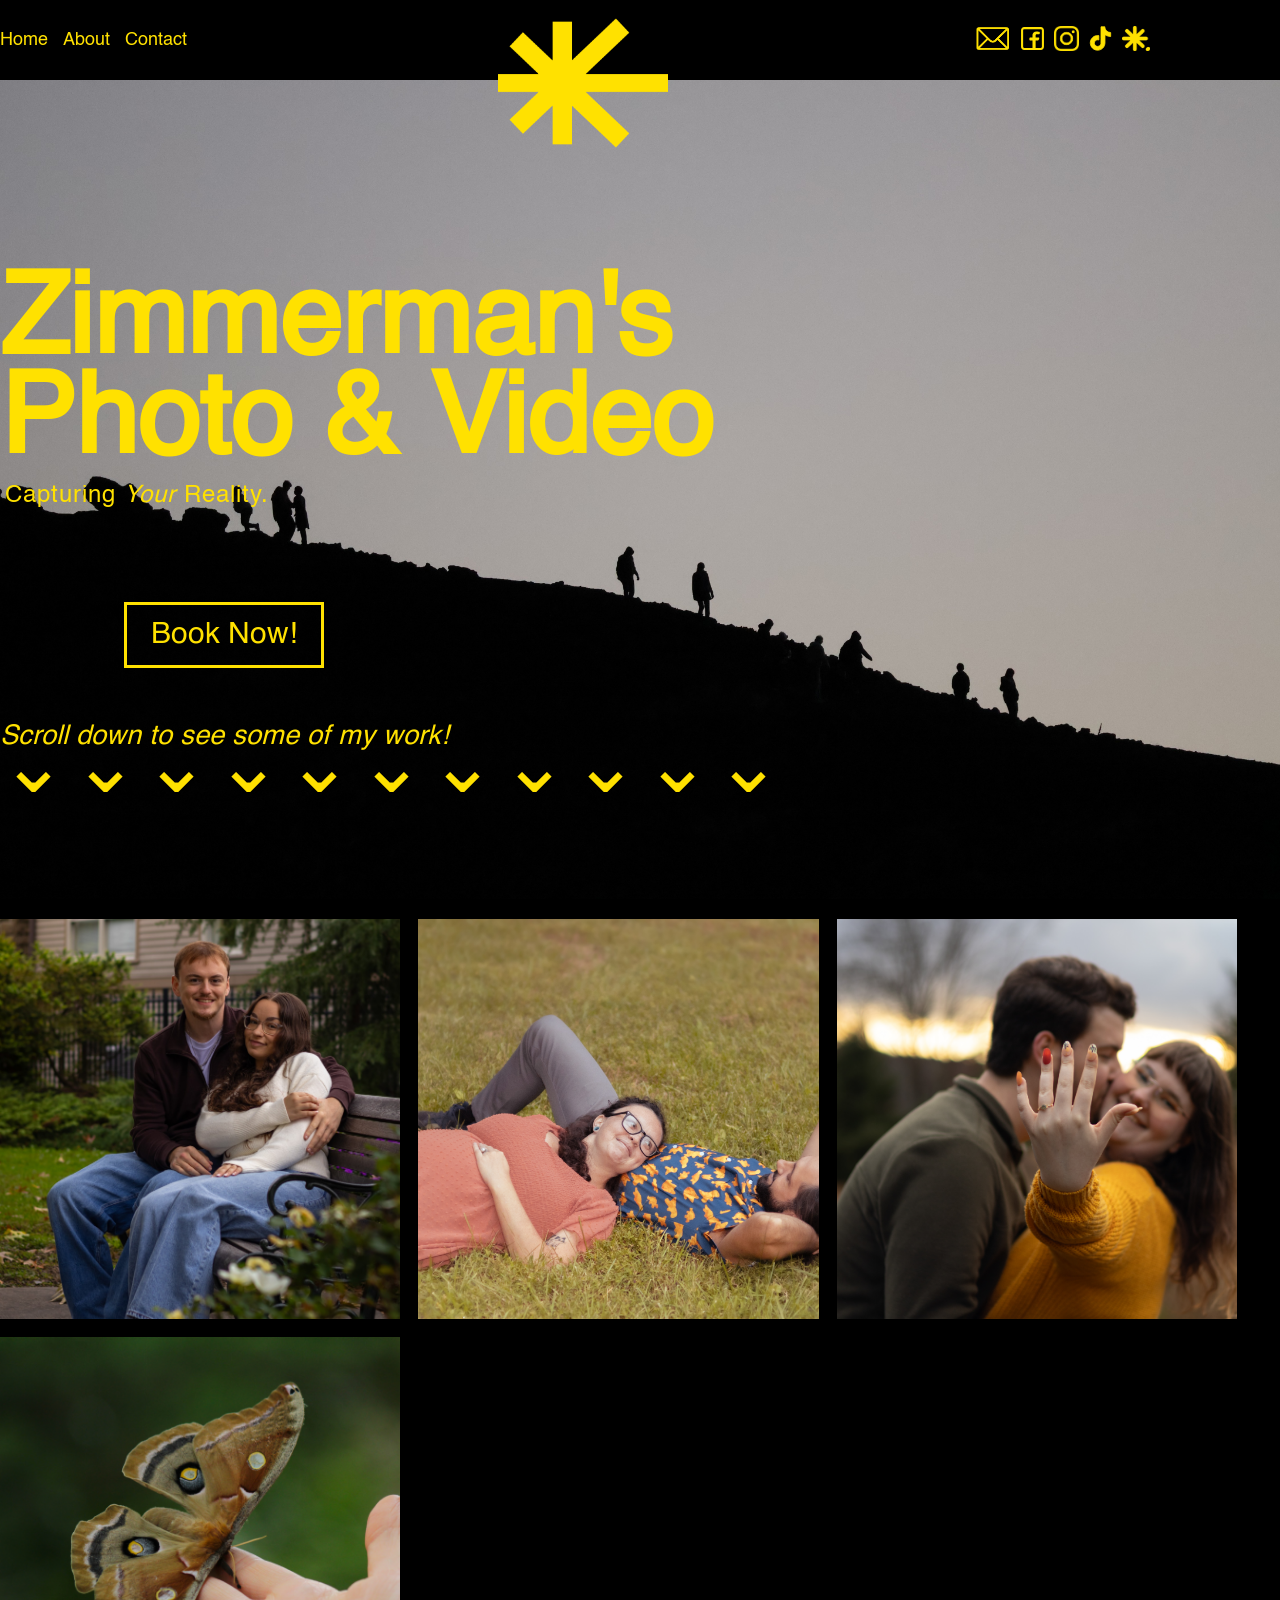
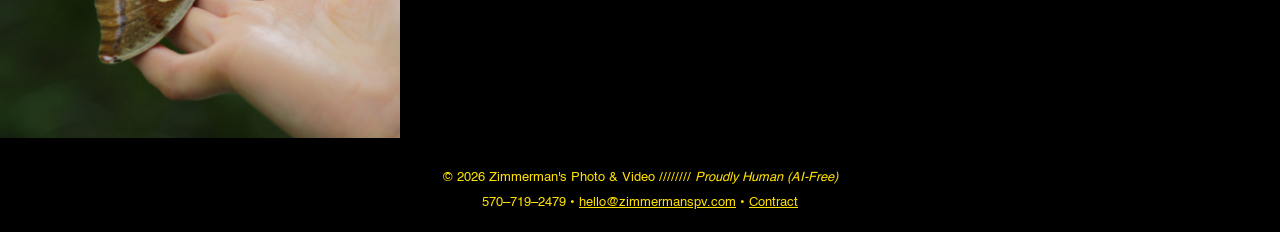
<file: index.html>
<!DOCTYPE html>
<html lang="en">
    <head>
        <meta charset="UTF-8" />
        <title>Zimmerman's Photo &amp; Video</title>
        <link rel="stylesheet" href="styles.css" />
        <link rel="icon" type="image/x-icon" href="favicon.ico">
        <meta name="viewport" content="width=device-width, initial-scale=1.0">
        
        <script src="script.js"></script>

        <script>

            // Source - https://stackoverflow.com/a/67286780
            // Posted by connexo, modified by community. See post 'Timeline' for change history
            // Retrieved 2026-09-23, License - CC BY-SA 4.0
//
//            var r = document.querySelector(':root');
//            var rs = getComputedStyle(r);
//
//            if (window.projectNamespace.colors.state) {
//                r.style.setProperty('--primary-bg-color', 'black');
//                r.style.setProperty('--primary-color', '#ffe100');
//                document.getElementById("email").src="socials/mail.png";
//                document.getElementById("insta").src="socials/insta.png";
//                document.getElementById("personal").src="socials/website-logo.png";
//                document.getElementById("logo").src="logo.png";
//
//                // Source - https://stackoverflow.com/a/1358815
//                  Posted by Gregoire, modified by community. See post 'Timeline' for change history
//                  Retrieved 2026-09-23, License - CC BY-SA 4.0

//                document.getElementById("light-dark").textContent="Light Mode";
//                } else {
//                r.style.setProperty('--primary-bg-color', '#ffe100');
//                r.style.setProperty('--primary-color', 'black');
//                document.getElementById("email").src="socials/mail-b.png";
//                document.getElementById("insta").src="socials/insta-b.png";
//                document.getElementById("personal").src="socials/website-logo-b.png";
//                document.getElementById("logo").src="logo-b.png";
//                document.getElementById("light-dark").textContent="Dark Mode";
//            }

        var images = [
            "images/lydia/12.jpg",
            "images/2.jpg",
            "images/fun/7.jpg",
            "images/fun/2.jpg",
            "images/darian/1.jpg"
        ];

        function loadRandomImage() {
            document.getElementsByClassName("masthead-main")[0].style.backgroundImage = "url(" + images[Math.floor(Math.random() * images.length)] + ")";
        }

        window.onload = loadRandomImage;

        </script>

    </head>
    <body oncontextmenu="return false;">
        
        
        <header style="height: 100%;">
            
            <nav>
                <a href="index.html">Home</a>
                <a href="about.html">About</a>
                <a href="contact.html">Contact</a>
                
                <a class="header-logo" href="index.html">
                    <img class="logo" id="logo" src="logo.png">
                </a>
                
                <div class="nav-socials">
                    <a href="mailto:hello@zimmermanspv.com" target="_blank">
                        <img src="socials/mail.png" height="25" style="transform: scale(1.3); padding-right:5px;">
                    </a>


                    <a href="https://www.facebook.com/zimmermans.pv" target="_blank">
                        <img src="socials/facebook.svg" height="25">
                    </a>

                    <a href="https://instagram.com/zimmermans.pv/" target="_blank">
                        <img src="socials/insta.png" height="25">
                    </a>
                
                    <a href="https://tiktok.com/@zimmermans.pv" target="_blank">
                        <img src="socials/tiktok.svg" height="25px">
                    </a>
                
                    <a href="https://jacobz.xyz/" target="_blank">
                        <img src="socials/website-logo.png" height="25px">
                    </a>
                </div>
            </nav>
        
            <div class="masthead-main">
                <div class="masthead-title-desc">
                    <h1 class="masthead-title">Zimmerman's<br>Photo &amp; Video</h1>
                    <h2 class="masthead-tagline">Capturing <em>Your</em> Reality.</h2>
                    <form type="submit" action="contact.html" style="opacity:1 !important;">
                        <input class="masthead-button" type="submit" value="Book Now!" />
                    </form>
                    <h2 class="masthead-desc-scroll">Scroll down to see some of my work&#33;</h2>
                    <a class="masthead-scroll" href="#content-start">⌄⌄⌄⌄⌄⌄⌄⌄⌄⌄⌄</a>
            
            
            
                </div>
            </div>
            
        </header>
        
        <div id="content-start" class="pages">

            <div class="page">
                <div class="pages-page-hover">
                    <a href="lydia.html">
                        <img class="img" src="images/lydia/16.jpg">
                    </a>
                    <a href="lydia.html">
                        <h1 class="img-hover">Lydia &amp; Joey's Couple Photos</h1>
                        <h2 class="img-hover">2026</h2>
                    </a>
                </div>
            </div>

            <div class="page">
                <div class="pages-page-hover">
                    <a href="darian.html">
                        <img class="img" src="images/darian/11.jpg">
                    </a>
                    <a href="darian.html">
                        <h1 class="img-hover">Darian's Maternity</h1>
                        <h2 class="img-hover">2026</h2>
                    </a>
                </div>
            </div>

            <div class="page">
                <div class="pages-page-hover">
                    <a href="ethan-savanah.html">
                        <img class="img" src="images/_MG_8278.JPEG">
                    </a>
                    <a href="ethan-savanah.html">
                        <h1 class="img-hover">Ethan &amp; Savanah's Engagement</h1>
                        <h2 class="img-hover">2025</h2>
                    </a>
                </div>
            </div>

            <div class="page">
                <div class="pages-page-hover">
                    <a href="fun.html">
                        <img class="img" src="images/IMG_0894.JPEG">
                    </a>
                    <a class="pages-page-hover-a" href="fun.html">
                        <h1 class="img-hover">Just For Fun</h1>
                        <h2 class="img-hover">Check them out!</h2>
                    </a>
                </div>
            </div>
            <!--
            <div class="page page-end">
                <h1 class="img-hover" style="opacity:1 !important;">More Coming Soon!</h1>
                <form type="submit" action="mailto:hello@zimmermanspv.com" style="opacity:1 !important;">
                    <input class="button" type="submit" value="Book Now!" />
                </form>
            </div>
            -->
            
        
        
        
        </div>
        
        <footer>
            <p>© 2026 Zimmerman's Photo &amp; Video //////// <em>Proudly Human (AI-Free)</em>
                <!--\\\\\\\\\\\\\ <a id="light-dark" onclick="myFunction_set()">Light Mode</a>-->
            </p>
            <p>570–719–2479 • <a href="mailto:hello@zimmermanspv.com">hello@zimmermanspv.com</a> • <a href="contract.pdf" target="_blank">Contract</a></p>
        </footer>
    
    
    
    
    
    
    

    </body>
</html>
</file>
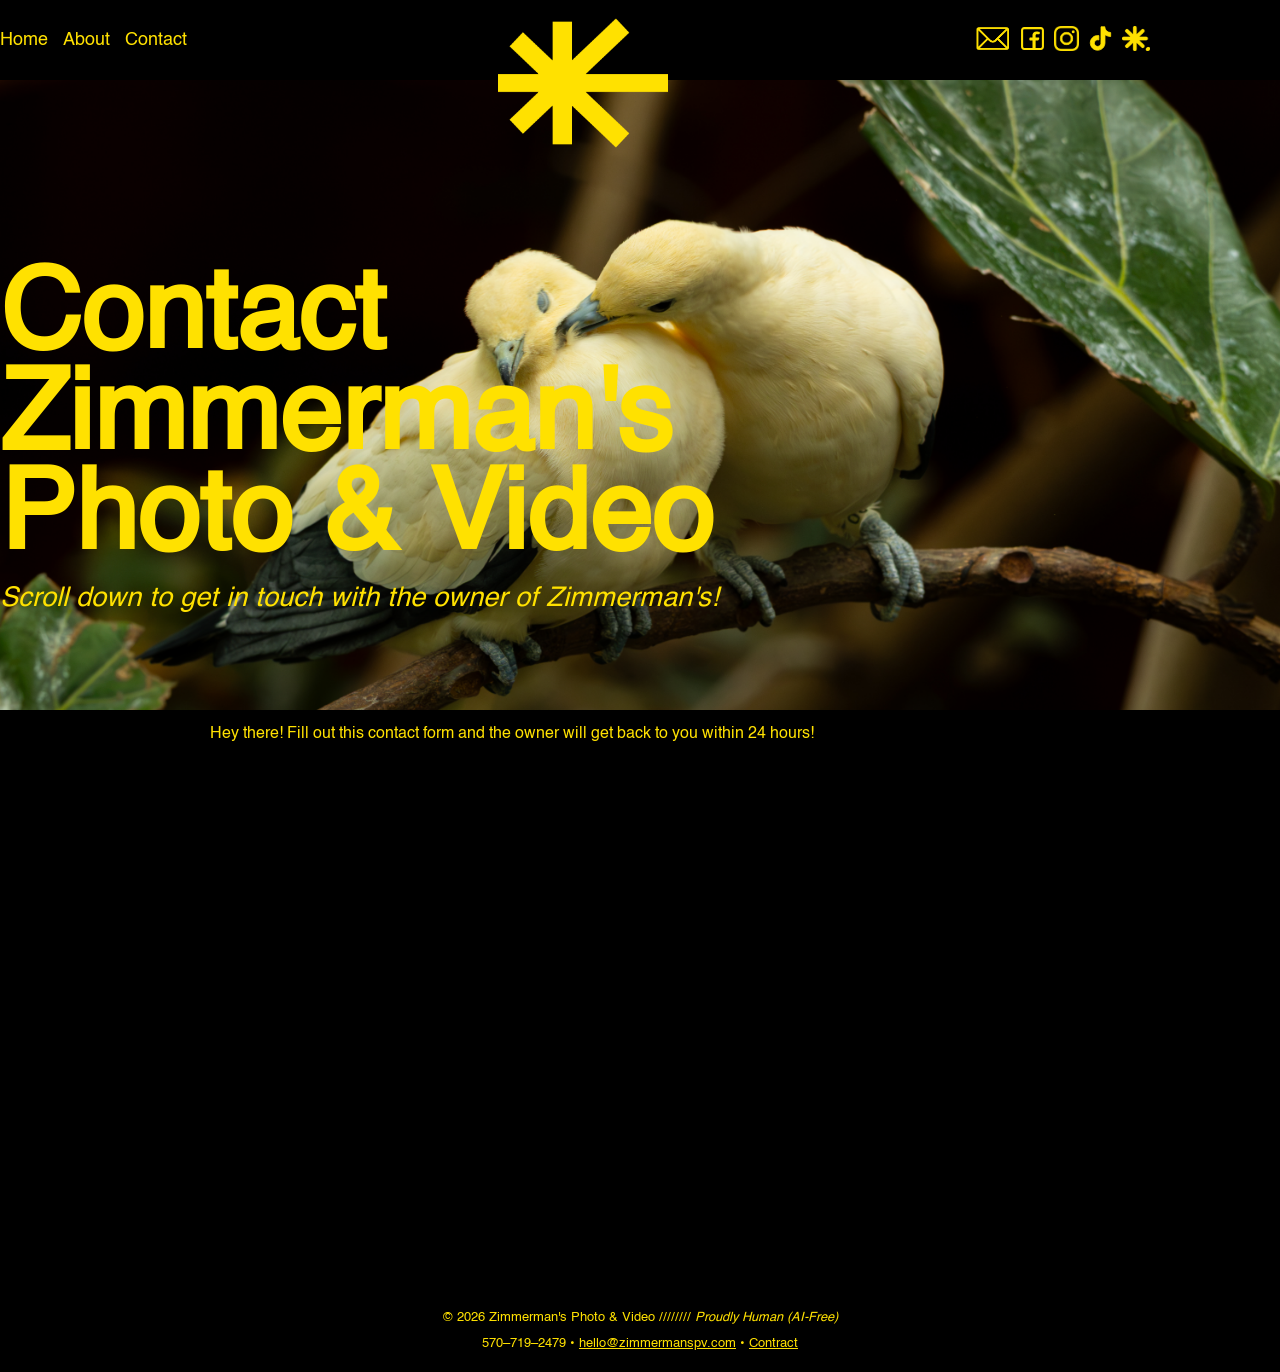
<file: contact.html>
<!DOCTYPE html>
<html lang="en">
    <head>
        <meta charset="UTF-8" />
        <title>Zimmerman's Photo &amp; Video | About</title>
        <link rel="stylesheet" href="styles.css" />
        <link rel="icon" type="image/x-icon" href="favicon.ico">
        <meta name="viewport" content="width=device-width, initial-scale=1.0">

        <script src="script.js"></script>

        <script>

            // Source - https://stackoverflow.com/a/67286780
            // Posted by connexo, modified by community. See post 'Timeline' for change history
            // Retrieved 2026-09-23, License - CC BY-SA 4.0
//
//            var r = document.querySelector(':root');
//            var rs = getComputedStyle(r);
//
//            if (window.projectNamespace.colors.state) {
//                r.style.setProperty('--primary-bg-color', 'black');
//                r.style.setProperty('--primary-color', '#ffe100');
//                document.getElementById("email").src="socials/mail.png";
//                document.getElementById("insta").src="socials/insta.png";
//                document.getElementById("personal").src="socials/website-logo.png";
//                document.getElementById("logo").src="logo.png";
//                document.getElementById("light-dark").textContent="Light Mode";
//                } else {
//                r.style.setProperty('--primary-bg-color', '#ffe100');
//                r.style.setProperty('--primary-color', 'black');
//                document.getElementById("email").src="socials/mail-b.png";
//                document.getElementById("insta").src="socials/insta-b.png";
//                document.getElementById("personal").src="socials/website-logo-b.png";
//                document.getElementById("logo").src="logo-b.png";
//                document.getElementById("light-dark").textContent="Dark Mode";
//            }

        </script>

    </head>
    <body oncontextmenu="return false;">


        <header style="height: 100%;">

            <nav>
                <a href="index.html">Home</a>
                <a href="about.html">About</a>
                <a href="contact.html">Contact</a>

                <a class="header-logo" href="index.html">
                    <img class="logo" id="logo" src="logo.png">
                </a>

                <div class="nav-socials">
                    <a href="mailto:hello@zimmermanspv.com" target="_blank">
                        <img src="socials/mail.png" height="25" style="transform: scale(1.3); padding-right:5px;">
                    </a>


                    <a href="https://www.facebook.com/zimmermans.pv" target="_blank">
                        <img src="socials/facebook.svg" height="25">
                    </a>

                    <a href="https://instagram.com/zimmermans.pv/" target="_blank">
                        <img src="socials/insta.png" height="25">
                    </a>

                    <a href="https://tiktok.com/@zimmermans.pv" target="_blank">
                        <img src="socials/tiktok.svg" height="25px">
                    </a>

                    <a href="https://jacobz.xyz/" target="_blank">
                        <img src="socials/website-logo.png" height="25px">
                    </a>
                </div>
            </nav>

            <div class="masthead" style="background-image: url(images/_MG_5342.JPEG); height: 70vh;">
                <div class="masthead-title-desc">
                    <h1 class="masthead-title">Contact<br>Zimmerman's<br>Photo &amp; Video</h1>
                    <h2 class="masthead-desc">Scroll down to get in touch with the owner of Zimmerman's&#33;</h2>
                </div>
            </div>

        </header>



        <div id="content-start" class="contact-body">
            <div>
            <p style="color:#ffe100;width:80%;justify-self: center;padding-bottom:20px;text-align: center;">Hey there! Fill out this contact form and the owner will get back to you within 24 hours!</p>
            </div>


            <div style="width: 100%;text-align: center;">
                <!--<iframe class="google-form" style="border:0;" src="https://docs.google.com/forms/d/e/1FAIpQLSeKy5Mymmi6zNFVRtQrgs_8yVahf4GKshl_XliKrqLUs68KBA/viewform?embedded=true" width="640" height="1400" title="Form">Loading…</iframe>-->
                <div style="width:100%;height:500px;" data-fillout-id="wgkUrPRS8zus" data-fillout-embed-type="standard" data-fillout-inherit-parameters data-fillout-dynamic-resize></div><script src="https://server.fillout.com/embed/v1/"></script>
                <!--
                <form action="mailto:hello@zimmermanspv.com" method="post" enctype="text/plain">
                    <label for="first-name">First Name:</label><br>
                        <input type="text" id="first-name" name="first-name"><br>
                    <label for="last-name">Last Name:</label><br>
                        <input type="text" id="last-name" name="last-name"><br>
                    <label for="mail">Email:</label><br>
                        <input type="text" id="mail" name="mail"><br>
                    <label for="type">Type Of Session:</label><br>
                        <input type="text" id="type" name="type"><br>
                    <label for="message">Message:</label><br>
                        <textarea style="width: 100%;" id="message" name="message" rows="5"></textarea><br>
                    <button type="submit">Submit</button>
                </form>
                -->
            </div>



        </div>

        <footer>
            <p>© 2026 Zimmerman's Photo &amp; Video //////// <em>Proudly Human (AI-Free)</em>
                <!--\\\\\\\\\\\\\ <a id="light-dark" onclick="myFunction_set()">Light Mode</a>-->
            </p>
            <p>570–719–2479 • <a href="mailto:hello@zimmermanspv.com">hello@zimmermanspv.com</a> • <a href="contract.pdf" target="_blank">Contract</a></p>
        </footer>







        <script src="script.js"></script>
    </body>
</html>
</file>
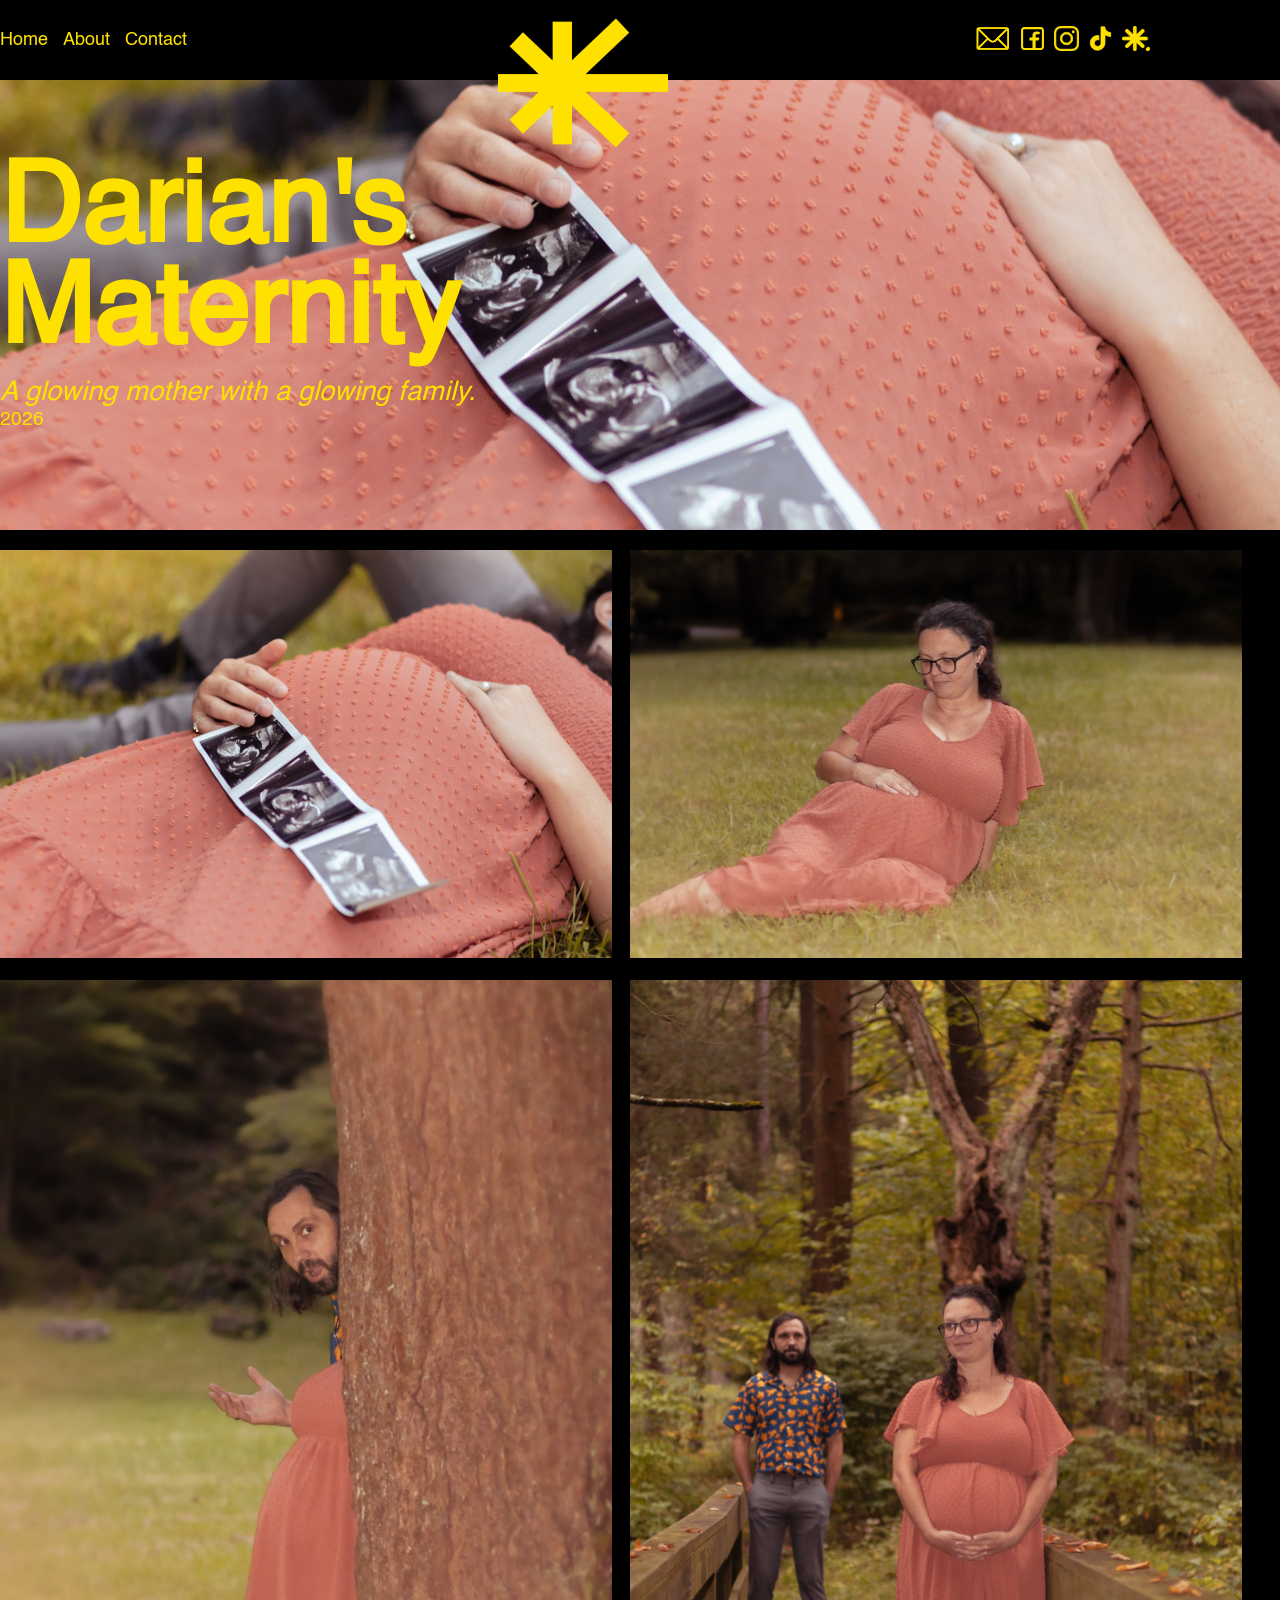
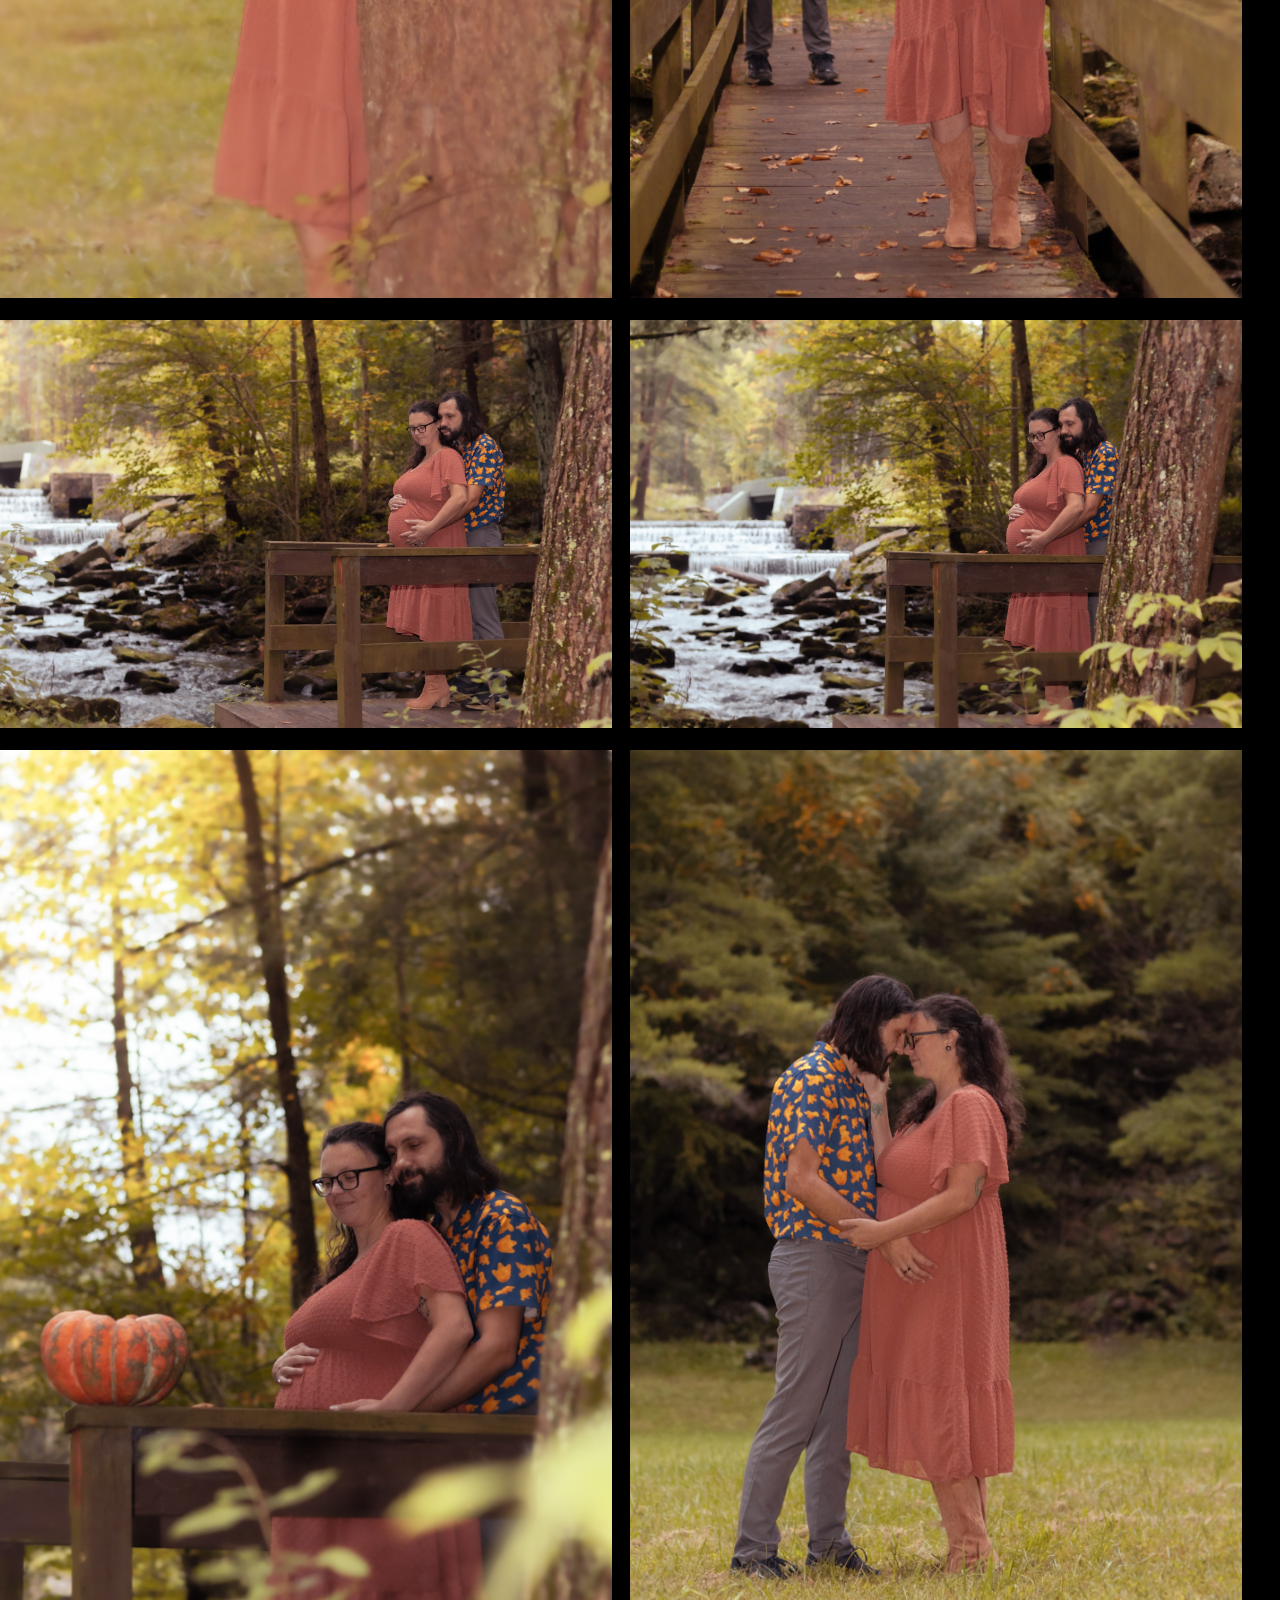
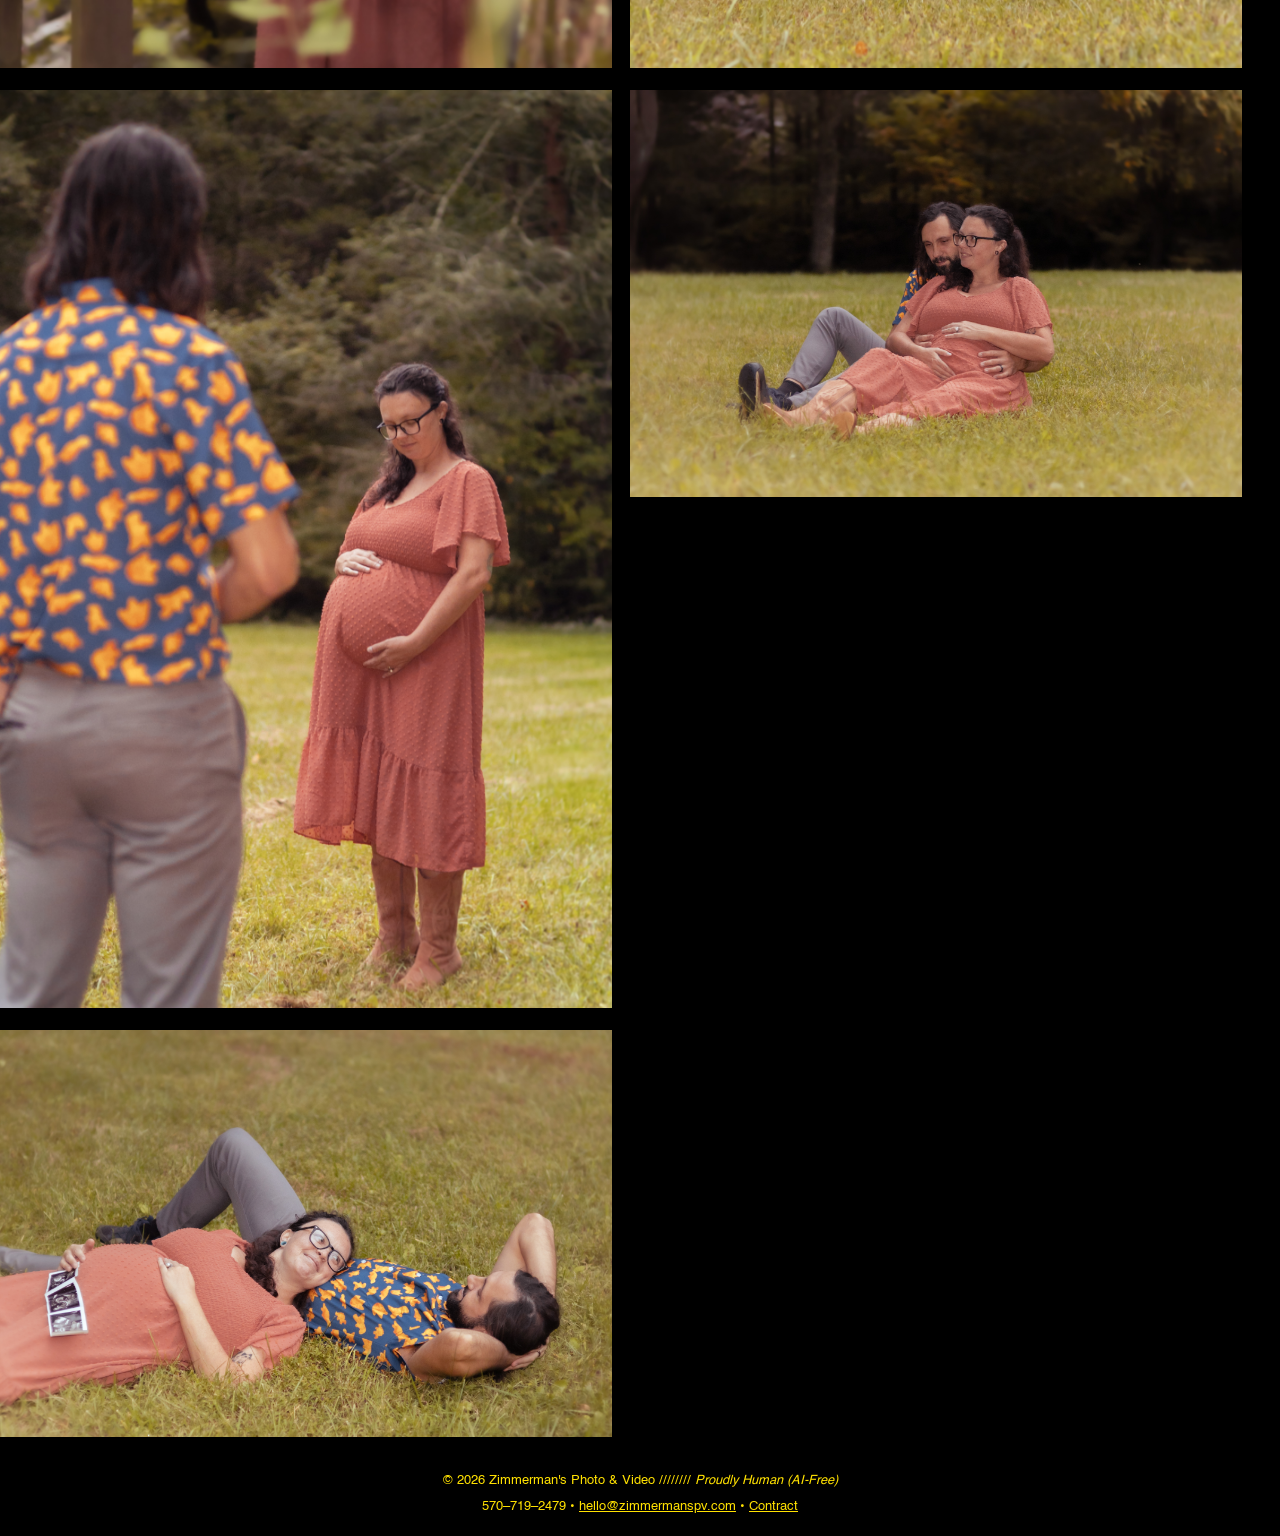
<file: darian.html>
<!DOCTYPE html>
<html lang="en">
    <head>
        <meta charset="UTF-8" />
        <title>Zimmerman's Photo &amp; Video | Darian's Maternity</title>
        <link rel="stylesheet" href="styles.css" />
        <link rel="icon" type="image/x-icon" href="favicon.ico">
        <meta name="viewport" content="width=device-width, initial-scale=1.0">

        <script src="script.js"></script>

        <script>

            // Source - https://stackoverflow.com/a/67286780
            // Posted by connexo, modified by community. See post 'Timeline' for change history
            // Retrieved 2026-09-23, License - CC BY-SA 4.0

            //var r = document.querySelector(':root');
            //var rs = getComputedStyle(r);
//
            //if (window.projectNamespace.colors.state) {
            //    r.style.setProperty('--primary-bg-color', 'black');
            //    r.style.setProperty('--primary-color', '#ffe100');
            //    document.getElementById("email").src="socials/mail.png";
            //    document.getElementById("insta").src="socials/insta.png";
            //    document.getElementById("personal").src="socials/website-logo.png";
            //    document.getElementById("logo").src="logo.png";
            //    document.getElementById("light-dark").textContent="Light Mode";
            //    window.projectNamespace.colors.state = true;
            //    } else {
            //    r.style.setProperty('--primary-bg-color', '#ffe100');
            //    r.style.setProperty('--primary-color', 'black');
            //    document.getElementById("email").src="socials/mail-b.png";
            //    document.getElementById("insta").src="socials/insta-b.png";
            //    document.getElementById("personal").src="socials/website-logo-b.png";
            //    document.getElementById("logo").src="logo-b.png";
            //    document.getElementById("light-dark").textContent="Dark Mode";
            //    window.projectNamespace.colors.state = false;
            //}

        </script>

        <style>

            .pictures div {
                flex-basis: calc((100% / 2) - (18px * 2 / 4));
                min-width: 0;
            }

        </style>


    </head>
    <body oncontextmenu="return false;">

        <header style="height:100%;">
            <nav>
                <a href="index.html">Home</a>
                <a href="about.html">About</a>
                <a href="contact.html">Contact</a>

                <a class="header-logo" href="index.html">
                    <img class="logo" id="logo" src="logo.png">
                </a>

                <div class="nav-socials">
                    <a href="mailto:hello@zimmermanspv.com" target="_blank">
                        <img src="socials/mail.png" height="25" style="transform: scale(1.3); padding-right:5px;">
                    </a>


                    <a href="https://www.facebook.com/zimmermans.pv" target="_blank">
                        <img src="socials/facebook.svg" height="25">
                    </a>

                    <a href="https://instagram.com/zimmermans.pv/" target="_blank">
                        <img src="socials/insta.png" height="25">
                    </a>

                    <a href="https://tiktok.com/@zimmermans.pv" target="_blank">
                        <img src="socials/tiktok.svg" height="25px">
                    </a>

                    <a href="https://jacobz.xyz/" target="_blank">
                        <img src="socials/website-logo.png" height="25px">
                    </a>
                </div>
            </nav>

            <div class="masthead" style="background-image: url(images/darian/1.jpg);">
                <div class="masthead-title-desc">
                    <h1 class="masthead-title" style="margin-top:0 !important">Darian's<br>Maternity</h1>
                    <h2 class="masthead-desc">A glowing mother with a glowing family.</h2>
                    <h3 class="masthead-desc-sub">2026</h3>



                </div>
            </div>

        </header>



        <div class="pictures">
            <div>
                <img src="images/darian/1.jpg">
            </div>
            <div>
                <img src="images/darian/2.jpg">
            </div>
            <div>
                <img src="images/darian/3.jpg">
            </div>
            <div>
                <img src="images/darian/4.jpg">
            </div>
            <div>
                <img src="images/darian/5.jpg">
            </div>
            <div>
                <img src="images/darian/6.jpg">
            </div>
            <div>
                <img src="images/darian/7.jpg">
            </div>
            <div>
                <img src="images/darian/8.jpg">
            </div>
            <div>
                <img src="images/darian/9.jpg">
            </div>
            <div>
                <img src="images/darian/10.jpg">
            </div>
            <div>
                <img src="images/darian/11.jpg">
            </div>



        </div>

        <footer>
            <p>© 2026 Zimmerman's Photo &amp; Video //////// <em>Proudly Human (AI-Free)</em>
                <!--\\\\\\\\\\\\\ <a id="light-dark" onclick="myFunction_set()">Light Mode</a>-->
            </p>
            <p>570–719–2479 • <a href="mailto:hello@zimmermanspv.com">hello@zimmermanspv.com</a> • <a href="contract.pdf" target="_blank">Contract</a></p>
        </footer>







        <script src="script.js"></script>
    </body>
</html>
</file>
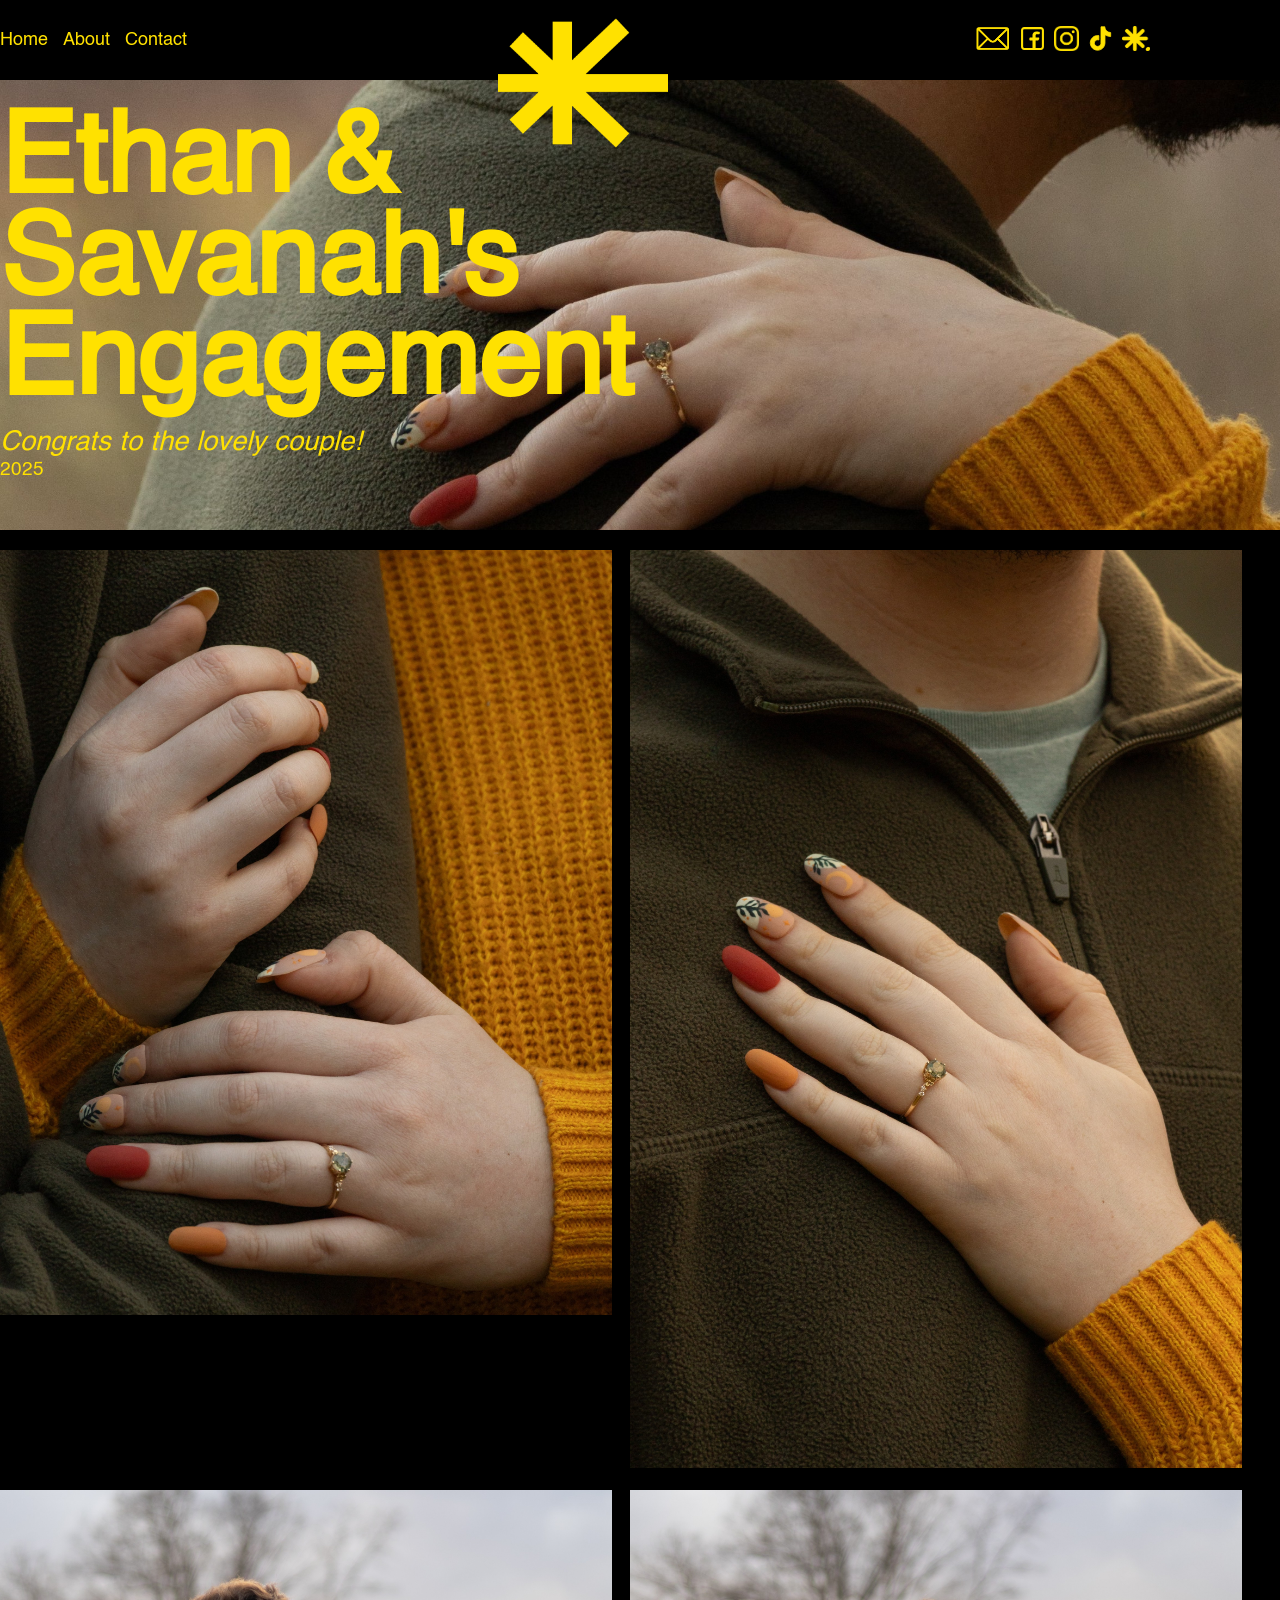
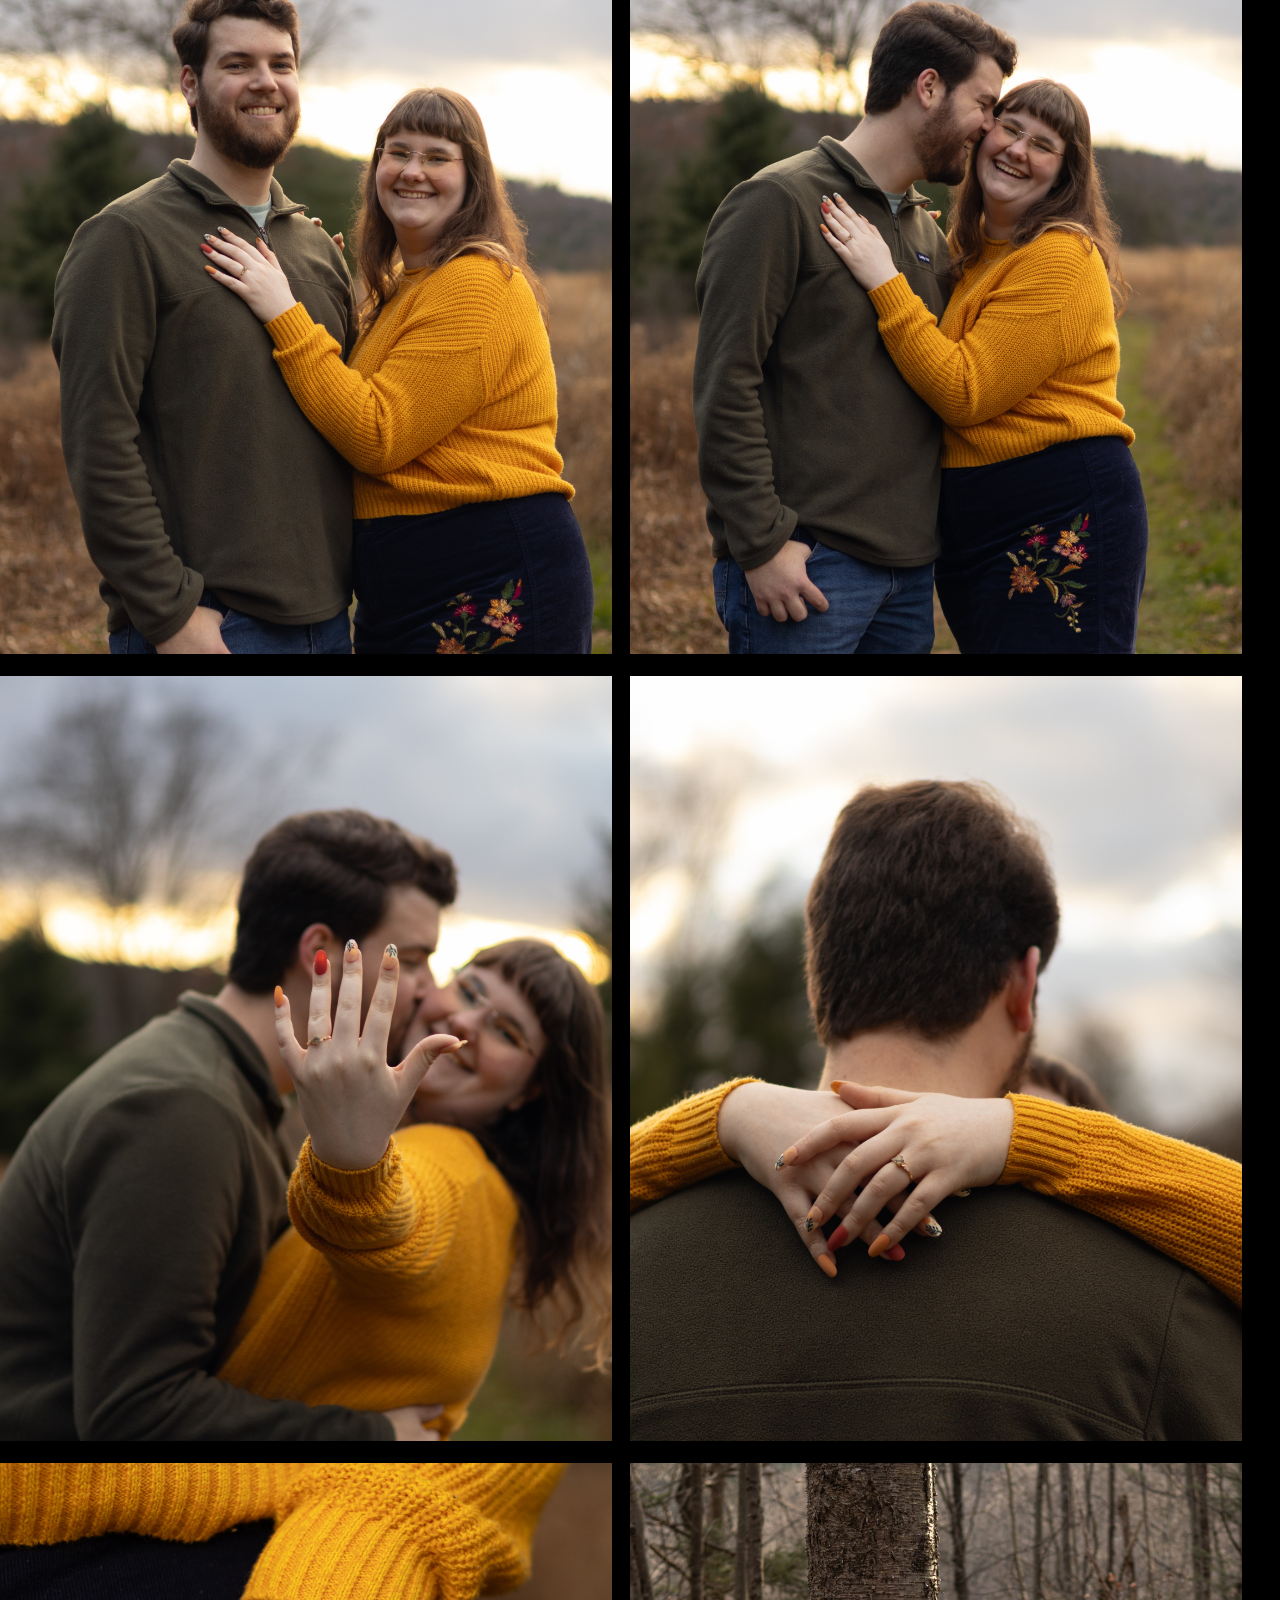
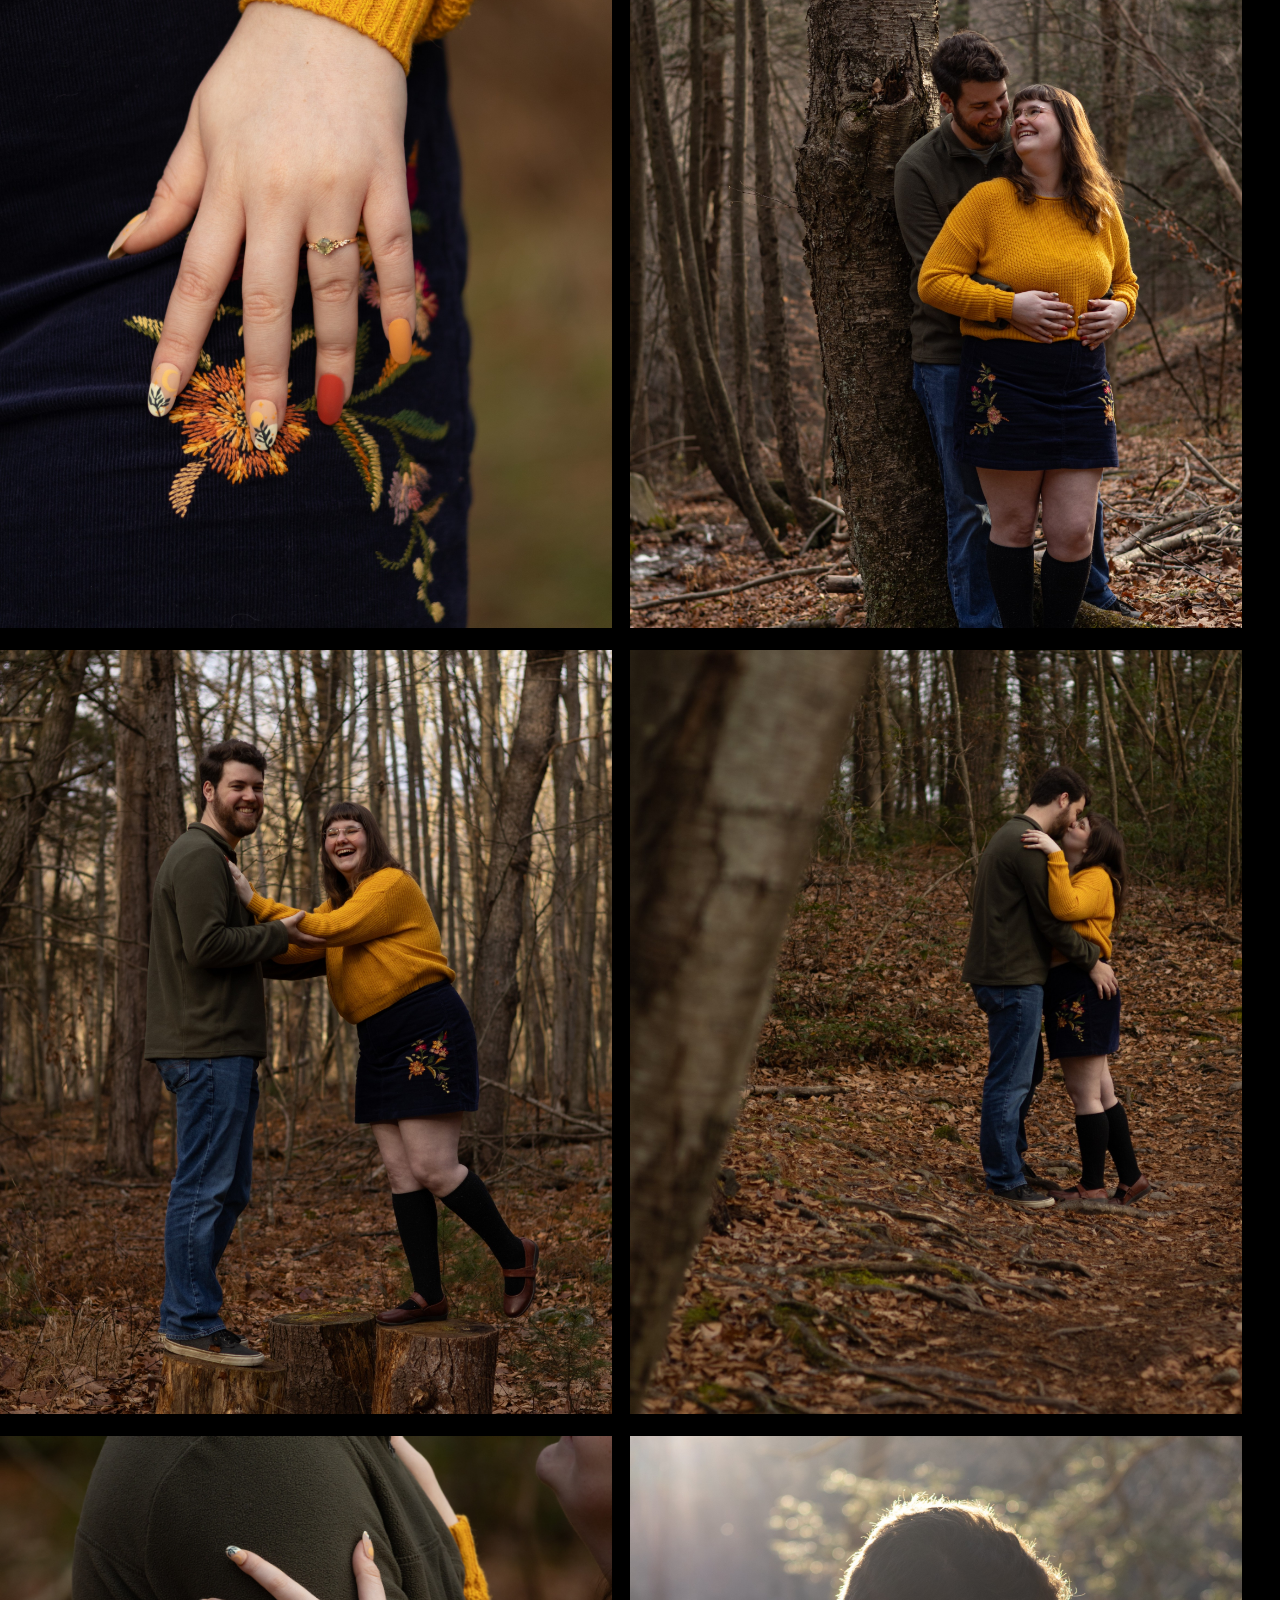
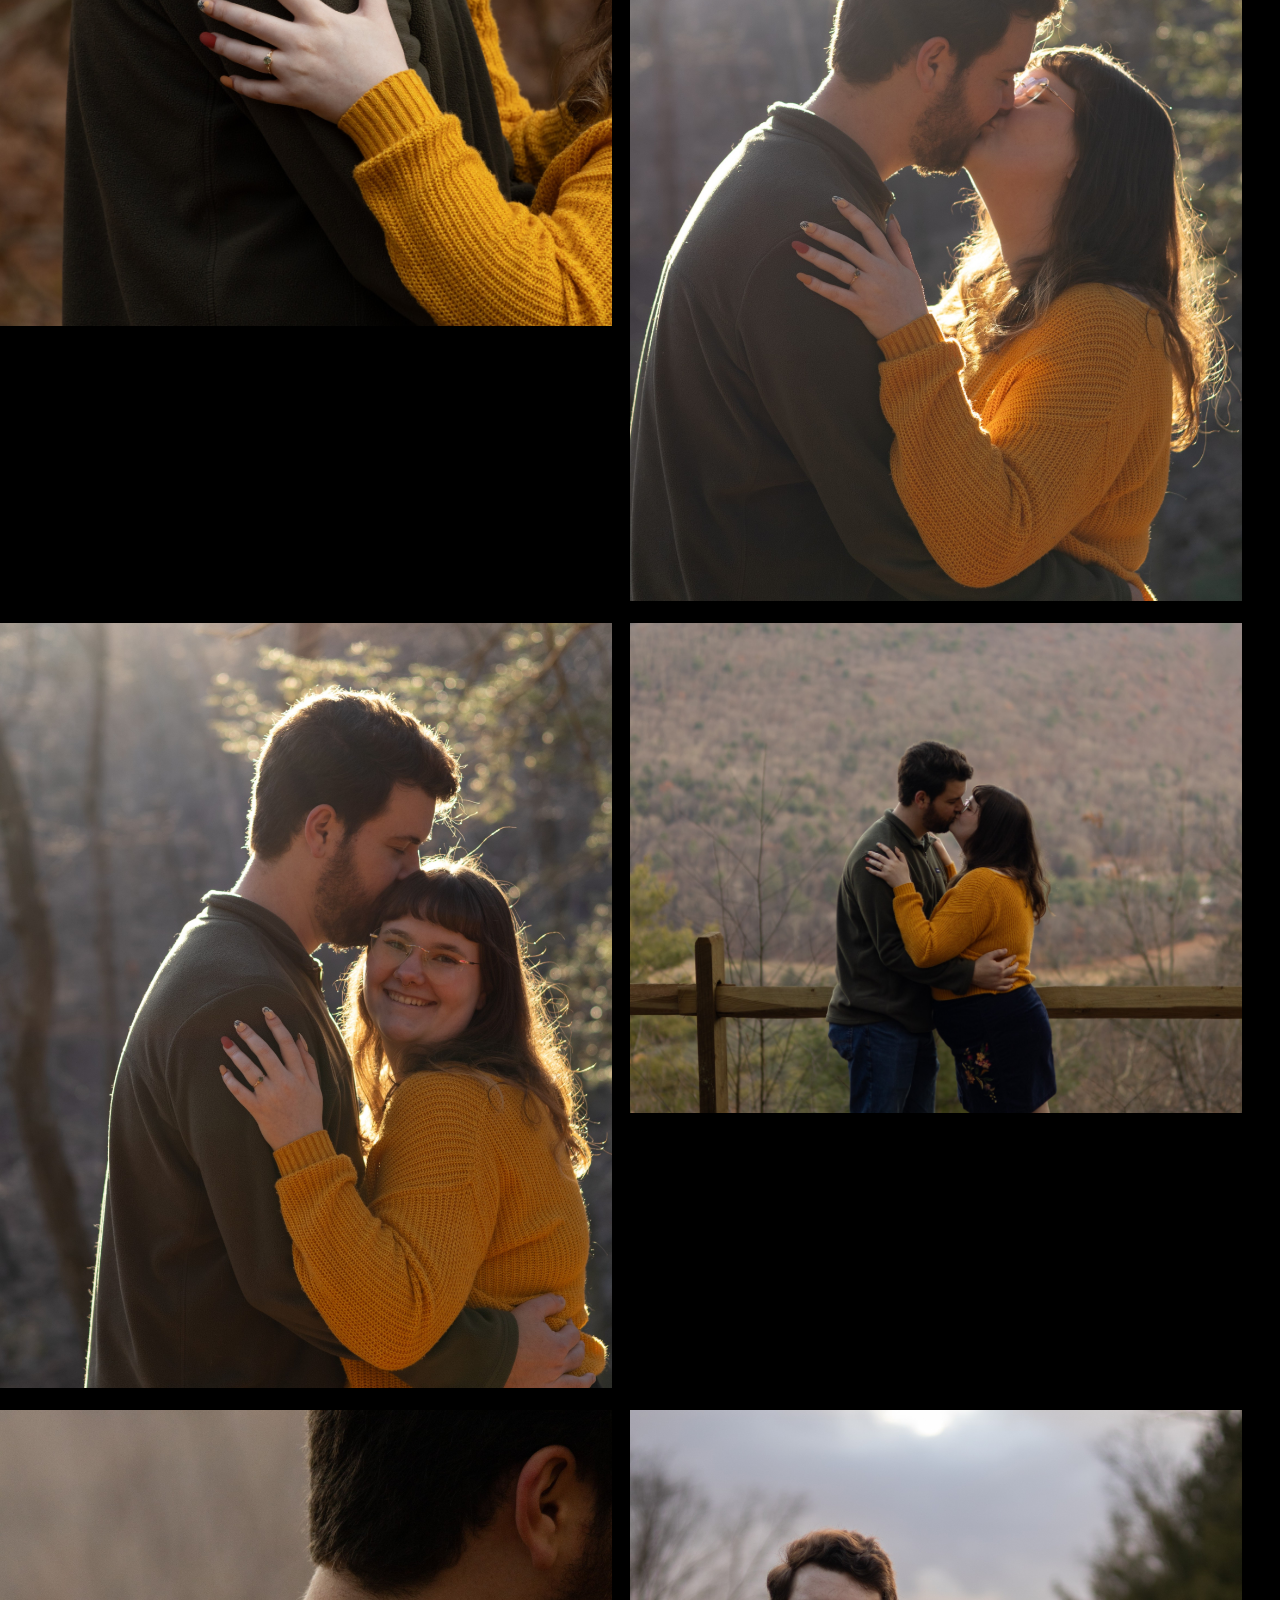
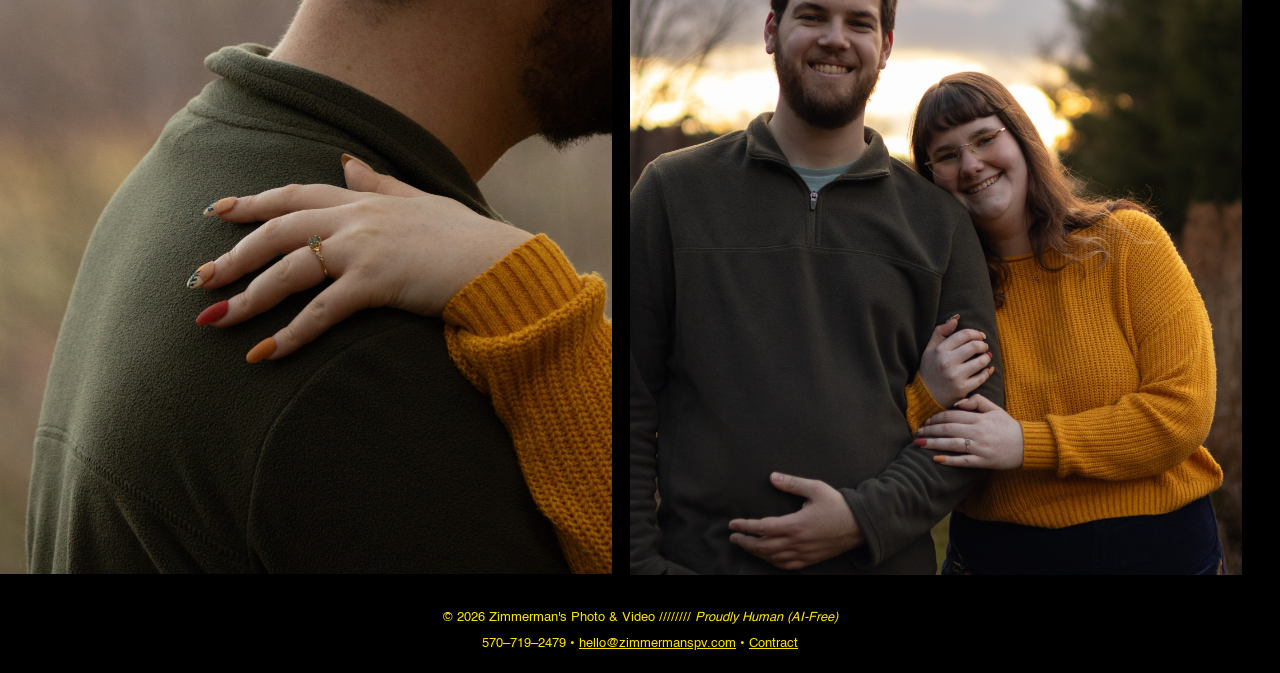
<file: ethan-savanah.html>
<!DOCTYPE html>
<html lang="en">
    <head>
        <meta charset="UTF-8" />
        <title>Zimmerman's Photo &amp; Video | Ethan &amp; Savanah's Engagement</title>
        <link rel="stylesheet" href="styles.css" />
        <link rel="icon" type="image/x-icon" href="favicon.ico">
        <meta name="viewport" content="width=device-width, initial-scale=1.0">
        
        <script src="script.js"></script>

        <script>

            // Source - https://stackoverflow.com/a/67286780
            // Posted by connexo, modified by community. See post 'Timeline' for change history
            // Retrieved 2026-09-23, License - CC BY-SA 4.0

            //var r = document.querySelector(':root');
            //var rs = getComputedStyle(r);
//
            //if (window.projectNamespace.colors.state) {
            //    r.style.setProperty('--primary-bg-color', 'black');
            //    r.style.setProperty('--primary-color', '#ffe100');
            //    document.getElementById("email").src="socials/mail.png";
            //    document.getElementById("insta").src="socials/insta.png";
            //    document.getElementById("personal").src="socials/website-logo.png";
            //    document.getElementById("logo").src="logo.png";
            //    document.getElementById("light-dark").textContent="Light Mode";
            //    window.projectNamespace.colors.state = true;
            //    } else {
            //    r.style.setProperty('--primary-bg-color', '#ffe100');
            //    r.style.setProperty('--primary-color', 'black');
            //    document.getElementById("email").src="socials/mail-b.png";
            //    document.getElementById("insta").src="socials/insta-b.png";
            //    document.getElementById("personal").src="socials/website-logo-b.png";
            //    document.getElementById("logo").src="logo-b.png";
            //    document.getElementById("light-dark").textContent="Dark Mode";
            //    window.projectNamespace.colors.state = false;
            //}

        </script>

        <style>

            .pictures div {
                flex-basis: calc((100% / 2) - (18px * 2 / 4));
                min-width: 0;
            }

        </style>

    </head>
    <body oncontextmenu="return false;">
        
        <header style="height:100%;">
            <nav>
                <a href="index.html">Home</a>
                <a href="about.html">About</a>
                <a href="contact.html">Contact</a>
                
                <a class="header-logo" href="index.html">
                    <img class="logo" id="logo" src="logo.png">
                </a>
                
                <div class="nav-socials">
                    <a href="mailto:hello@zimmermanspv.com" target="_blank">
                        <img src="socials/mail.png" height="25" style="transform: scale(1.3); padding-right:5px;">
                    </a>


                    <a href="https://www.facebook.com/zimmermans.pv" target="_blank">
                        <img src="socials/facebook.svg" height="25">
                    </a>

                    <a href="https://instagram.com/zimmermans.pv/" target="_blank">
                        <img src="socials/insta.png" height="25">
                    </a>
                
                    <a href="https://tiktok.com/@zimmermans.pv" target="_blank">
                        <img src="socials/tiktok.svg" height="25px">
                    </a>
                
                    <a href="https://jacobz.xyz/" target="_blank">
                        <img src="socials/website-logo.png" height="25px">
                    </a>
                </div>
            </nav>
        
            <div class="masthead" style="background-image: url(images/ethan-sav/15.jpg);">
                <div class="masthead-title-desc">
                    <h1 class="masthead-title" style="margin-top:0 !important">Ethan &amp;<br>Savanah's<br>Engagement</h1>
                    <h2 class="masthead-desc">Congrats to the lovely couple&#33;</h2>
                    <h3 class="masthead-desc-sub">2025</h3>
            
            
            
                </div>
            </div>
            
        </header>
        
        
        <div class="pictures">
            <div>
                <img src="images/ethan-sav/1.jpg">
            </div>
            <div>
                <img src="images/ethan-sav/2.jpg">
            </div>
            <div>
                <img src="images/ethan-sav/3.jpg">
            </div>
            <div>
                <img src="images/ethan-sav/4.jpg">
            </div>
            <div>
                <img src="images/ethan-sav/5.jpg">
            </div>
            <div>
                <img src="images/ethan-sav/6.jpg">
            </div>
            <div>
                <img src="images/ethan-sav/7.jpg">
            </div>
            <div>
                <img src="images/ethan-sav/8.jpg">
            </div>
            <div>
                <img src="images/ethan-sav/9.jpg">
            </div>
            <div>
                <img src="images/ethan-sav/10.jpg">
            </div>
            <div>
                <img src="images/ethan-sav/11.jpg">
            </div>
            <div>
                <img src="images/ethan-sav/12.jpg">
            </div>
            <div>
                <img src="images/ethan-sav/13.jpg">
            </div>
            <div>
                <img src="images/ethan-sav/14.jpg">
            </div>
            <div>
                <img src="images/ethan-sav/15.jpg">
            </div>
            <div>
                <img src="images/ethan-sav/16.jpg">
            </div>
            
        
        
        </div>
        
        <footer>
            <p>© 2026 Zimmerman's Photo &amp; Video //////// <em>Proudly Human (AI-Free)</em>
                <!--\\\\\\\\\\\\\ <a id="light-dark" onclick="myFunction_set()">Light Mode</a>-->
            </p>
            <p>570–719–2479 • <a href="mailto:hello@zimmermanspv.com">hello@zimmermanspv.com</a> • <a href="contract.pdf" target="_blank">Contract</a></p>
        </footer>
    
    
    
    
    
    
    
        <script src="script.js"></script>
    </body>
</html>
</file>
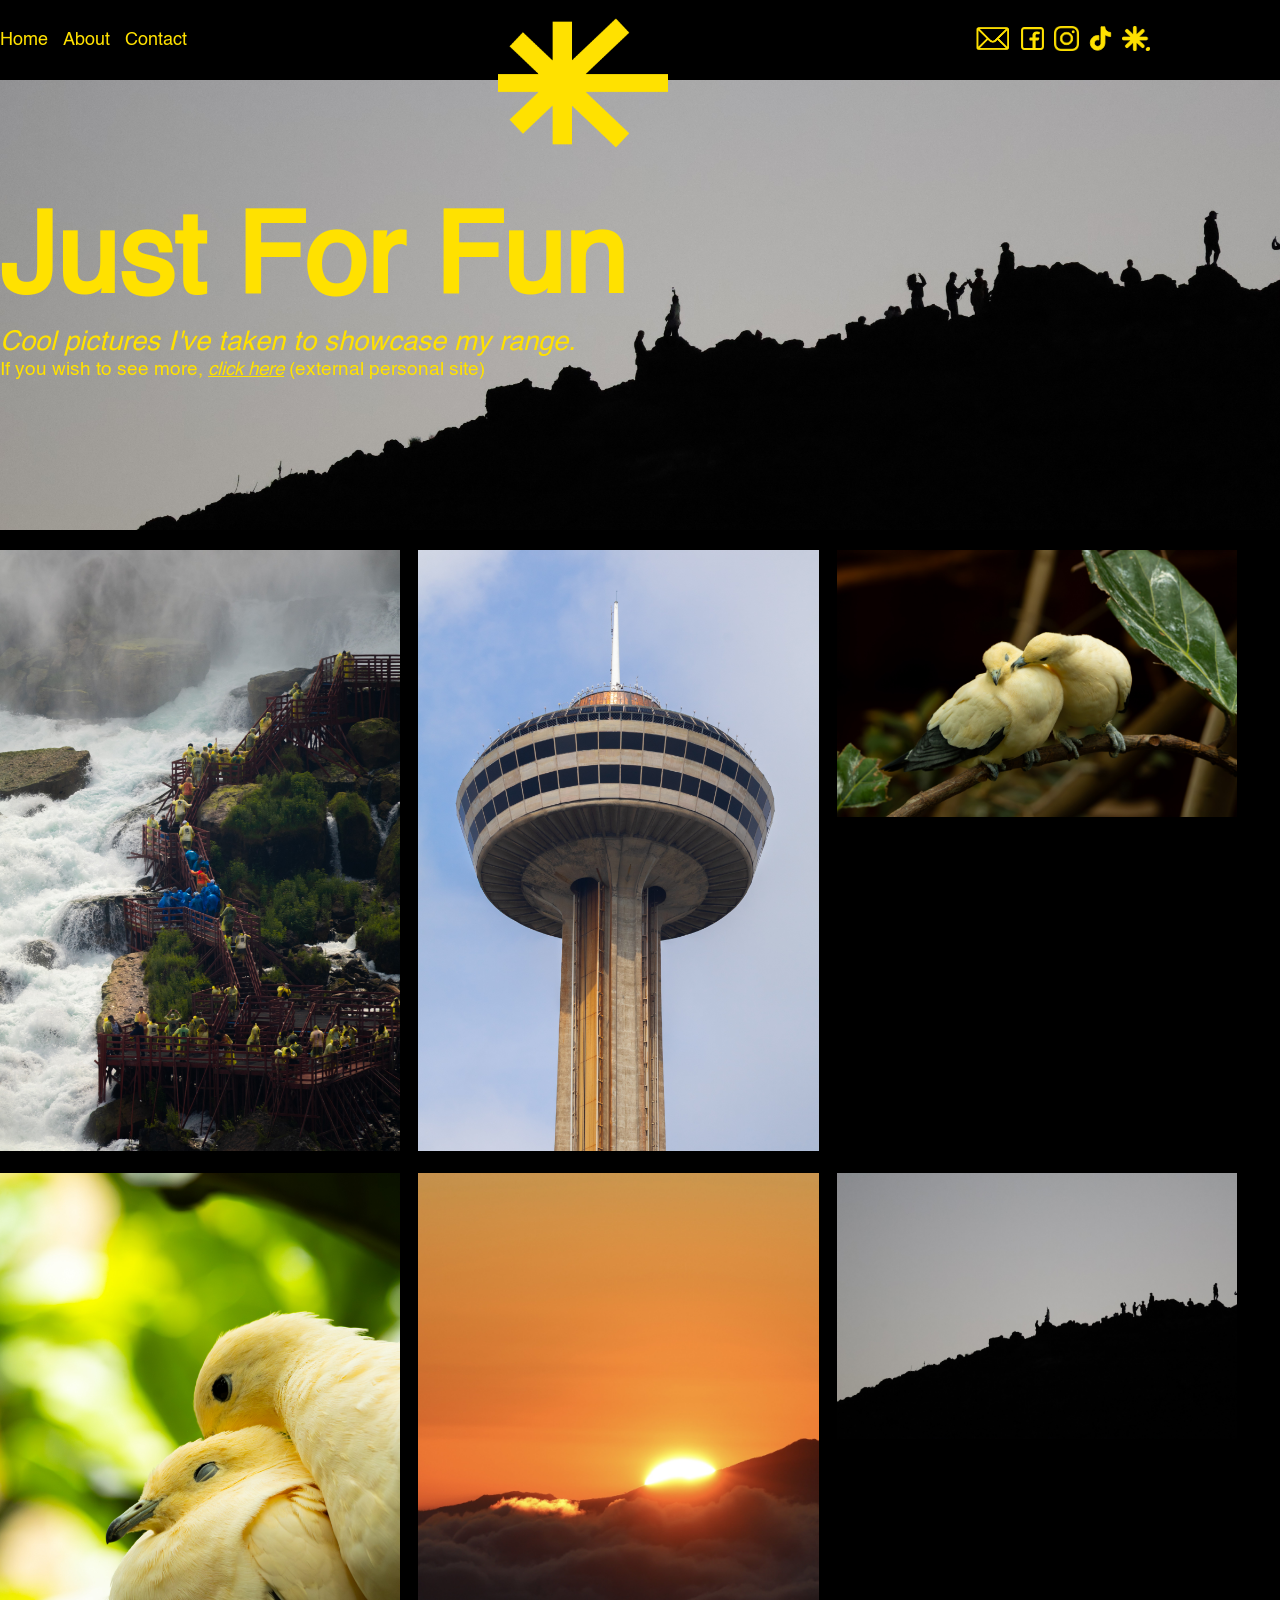
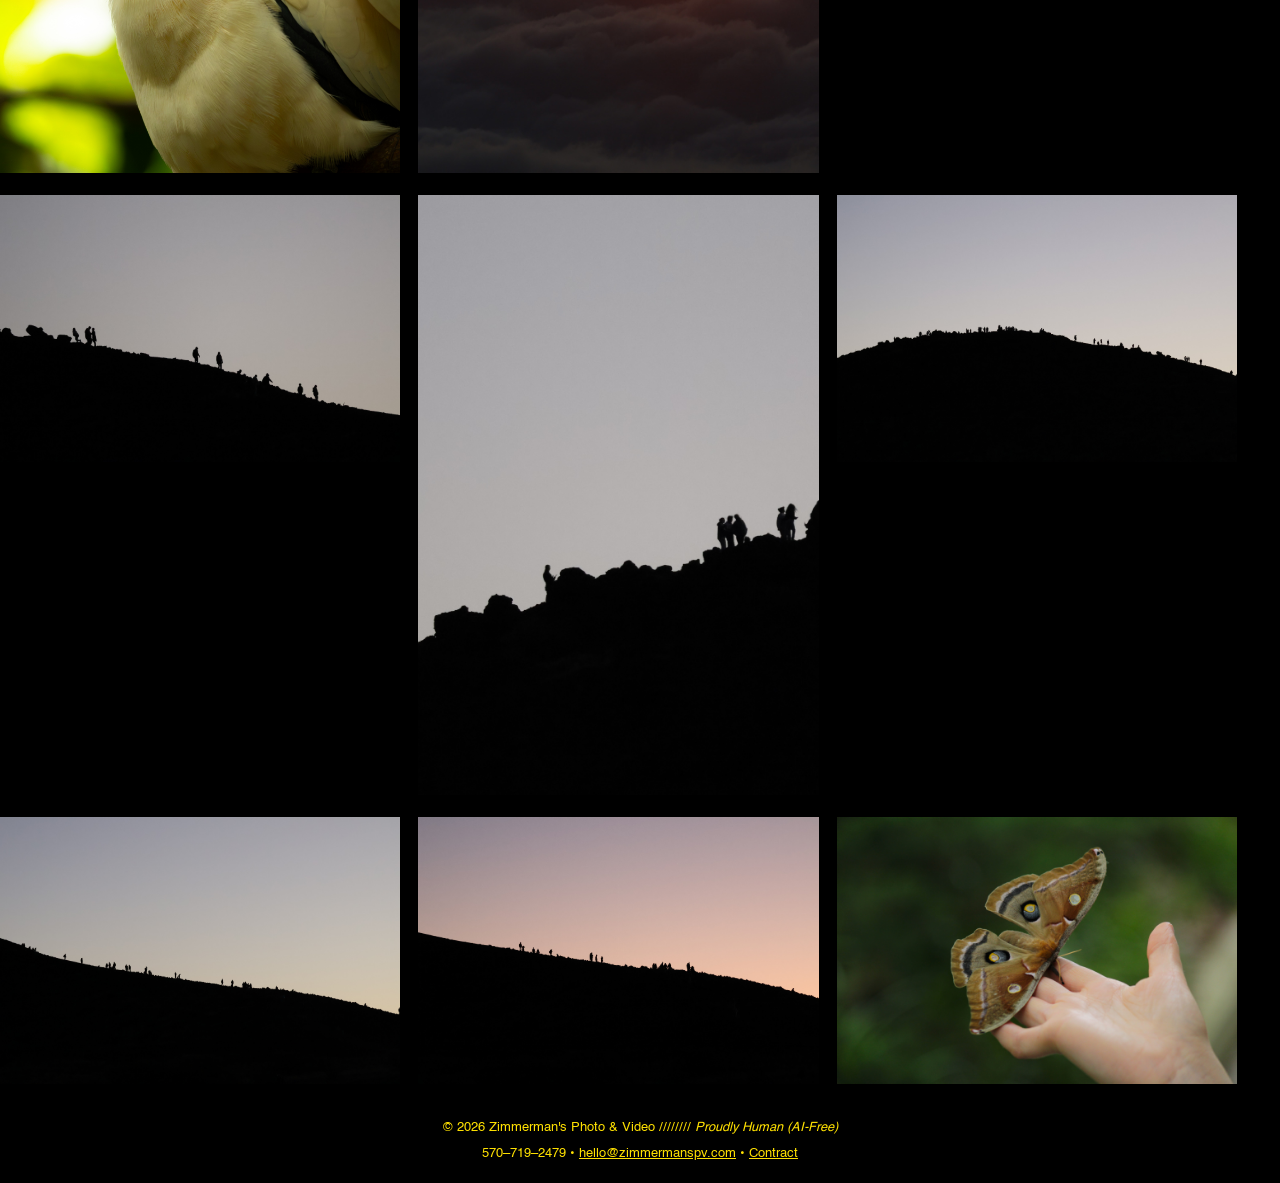
<file: fun.html>
<!DOCTYPE html>
<html lang="en">
    <head>
        <meta charset="UTF-8" />
        <title>Zimmerman's Photo &amp; Video | Just For Fun</title>
        <link rel="stylesheet" href="styles.css" />
        <link rel="icon" type="image/x-icon" href="favicon.ico">
        <meta name="viewport" content="width=device-width, initial-scale=1.0">
        
        <script src="script.js"></script>

        <script>

            // Source - https://stackoverflow.com/a/67286780
            // Posted by connexo, modified by community. See post 'Timeline' for change history
            // Retrieved 2026-09-23, License - CC BY-SA 4.0

            //var r = document.querySelector(':root');
            //var rs = getComputedStyle(r);
//
            //if (window.projectNamespace.colors.state) {
            //    r.style.setProperty('--primary-bg-color', 'black');
            //    r.style.setProperty('--primary-color', '#ffe100');
            //    document.getElementById("email").src="socials/mail.png";
            //    document.getElementById("insta").src="socials/insta.png";
            //    document.getElementById("personal").src="socials/website-logo.png";
            //    document.getElementById("logo").src="logo.png";
            //    document.getElementById("light-dark").textContent="Light Mode";
            //    window.projectNamespace.colors.state = true;
            //    } else {
            //    r.style.setProperty('--primary-bg-color', '#ffe100');
            //    r.style.setProperty('--primary-color', 'black');
            //    document.getElementById("email").src="socials/mail-b.png";
            //    document.getElementById("insta").src="socials/insta-b.png";
            //    document.getElementById("personal").src="socials/website-logo-b.png";
            //    document.getElementById("logo").src="logo-b.png";
            //    document.getElementById("light-dark").textContent="Dark Mode";
            //    window.projectNamespace.colors.state = false;
            //}

        </script>

    </head>
    <body oncontextmenu="return false;">
        
        
        <header style="height: 100%;">
            
            <nav>
                <a href="index.html">Home</a>
                <a href="about.html">About</a>
                <a href="contact.html">Contact</a>
                
                <a class="header-logo" href="index.html">
                    <img class="logo" id="logo" src="logo.png">
                </a>
                
                <div class="nav-socials">
                    <a href="mailto:hello@zimmermanspv.com" target="_blank">
                        <img src="socials/mail.png" height="25" style="transform: scale(1.3); padding-right:5px;">
                    </a>


                    <a href="https://www.facebook.com/zimmermans.pv" target="_blank">
                        <img src="socials/facebook.svg" height="25">
                    </a>

                    <a href="https://instagram.com/zimmermans.pv/" target="_blank">
                        <img src="socials/insta.png" height="25">
                    </a>
                
                    <a href="https://tiktok.com/@zimmermans.pv" target="_blank">
                        <img src="socials/tiktok.svg" height="25px">
                    </a>
                
                    <a href="https://jacobz.xyz/" target="_blank">
                        <img src="socials/website-logo.png" height="25px">
                    </a>
                </div>
            </nav>
        
            <div class="masthead" style="background-image: url(images/fun/6.jpg);">
                <div class="masthead-title-desc">
                    <h1 class="masthead-title" style="margin-top:0 !important">Just For Fun</h1>
                    <h2 class="masthead-desc">Cool pictures I've taken to showcase my range.</h2>
                    <h3 class="masthead-desc-sub">If you wish to see more, <a href="https://jacobz.xyz/?path=projects%2Fphotography%2F" target="_blank" style="font-size: 1em; font-weight: 500; font-style:oblique;">click here</a> (external personal site) </h3>
            
            
            
                </div>
            </div>
            
        </header>
        
        
        <div class="pictures">
            <div>
                <img src="images/fun/1.jpg">
            </div>
            <div>
                <img src="images/fun/2.jpg">
            </div>
            <div>
                <img src="images/fun/3.jpg">
            </div>
            <div>
                <img src="images/fun/4.jpg">
            </div>
            <div>
                <img src="images/fun/5.jpg">
            </div>
            <div>
                <img src="images/fun/6.jpg">
            </div>
            <div>
                <img src="images/fun/7.jpg">
            </div>
            <div>
                <img src="images/fun/8.jpg">
            </div>
            <div>
                <img src="images/fun/9.jpg">
            </div>
            <div>
                <img src="images/fun/10.jpg">
            </div>
            <div>
                <img src="images/fun/11.jpg">
            </div>
            <div>
                <img src="images/fun/12.jpg">
            </div>
        
        </div>
        
        <footer>
            <p>© 2026 Zimmerman's Photo &amp; Video //////// <em>Proudly Human (AI-Free)</em>
                <!--\\\\\\\\\\\\\ <a id="light-dark" onclick="myFunction_set()">Light Mode</a>-->
            </p>
            <p>570–719–2479 • <a href="mailto:hello@zimmermanspv.com">hello@zimmermanspv.com</a> • <a href="contract.pdf" target="_blank">Contract</a></p>
        </footer>
    
    
    
    
    
    
    
        <script src="script.js"></script>
    </body>
</html>
</file>
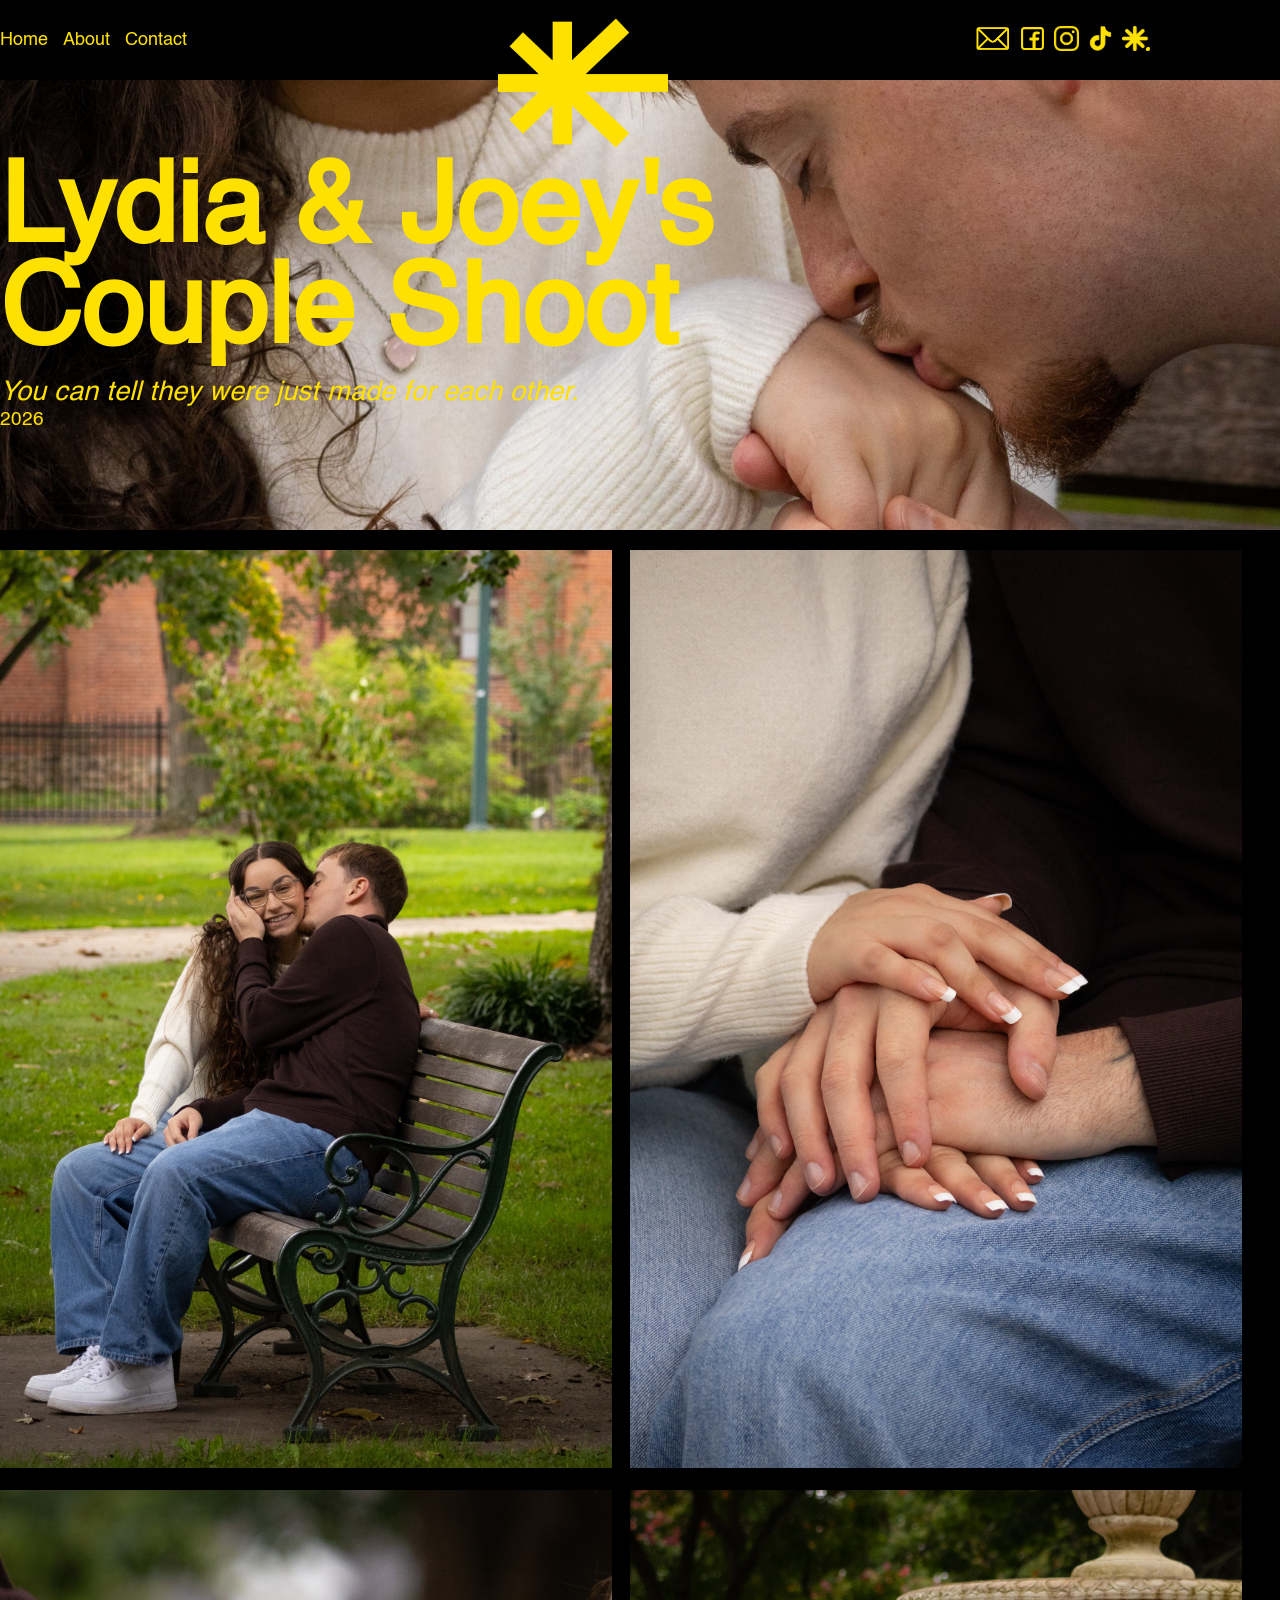
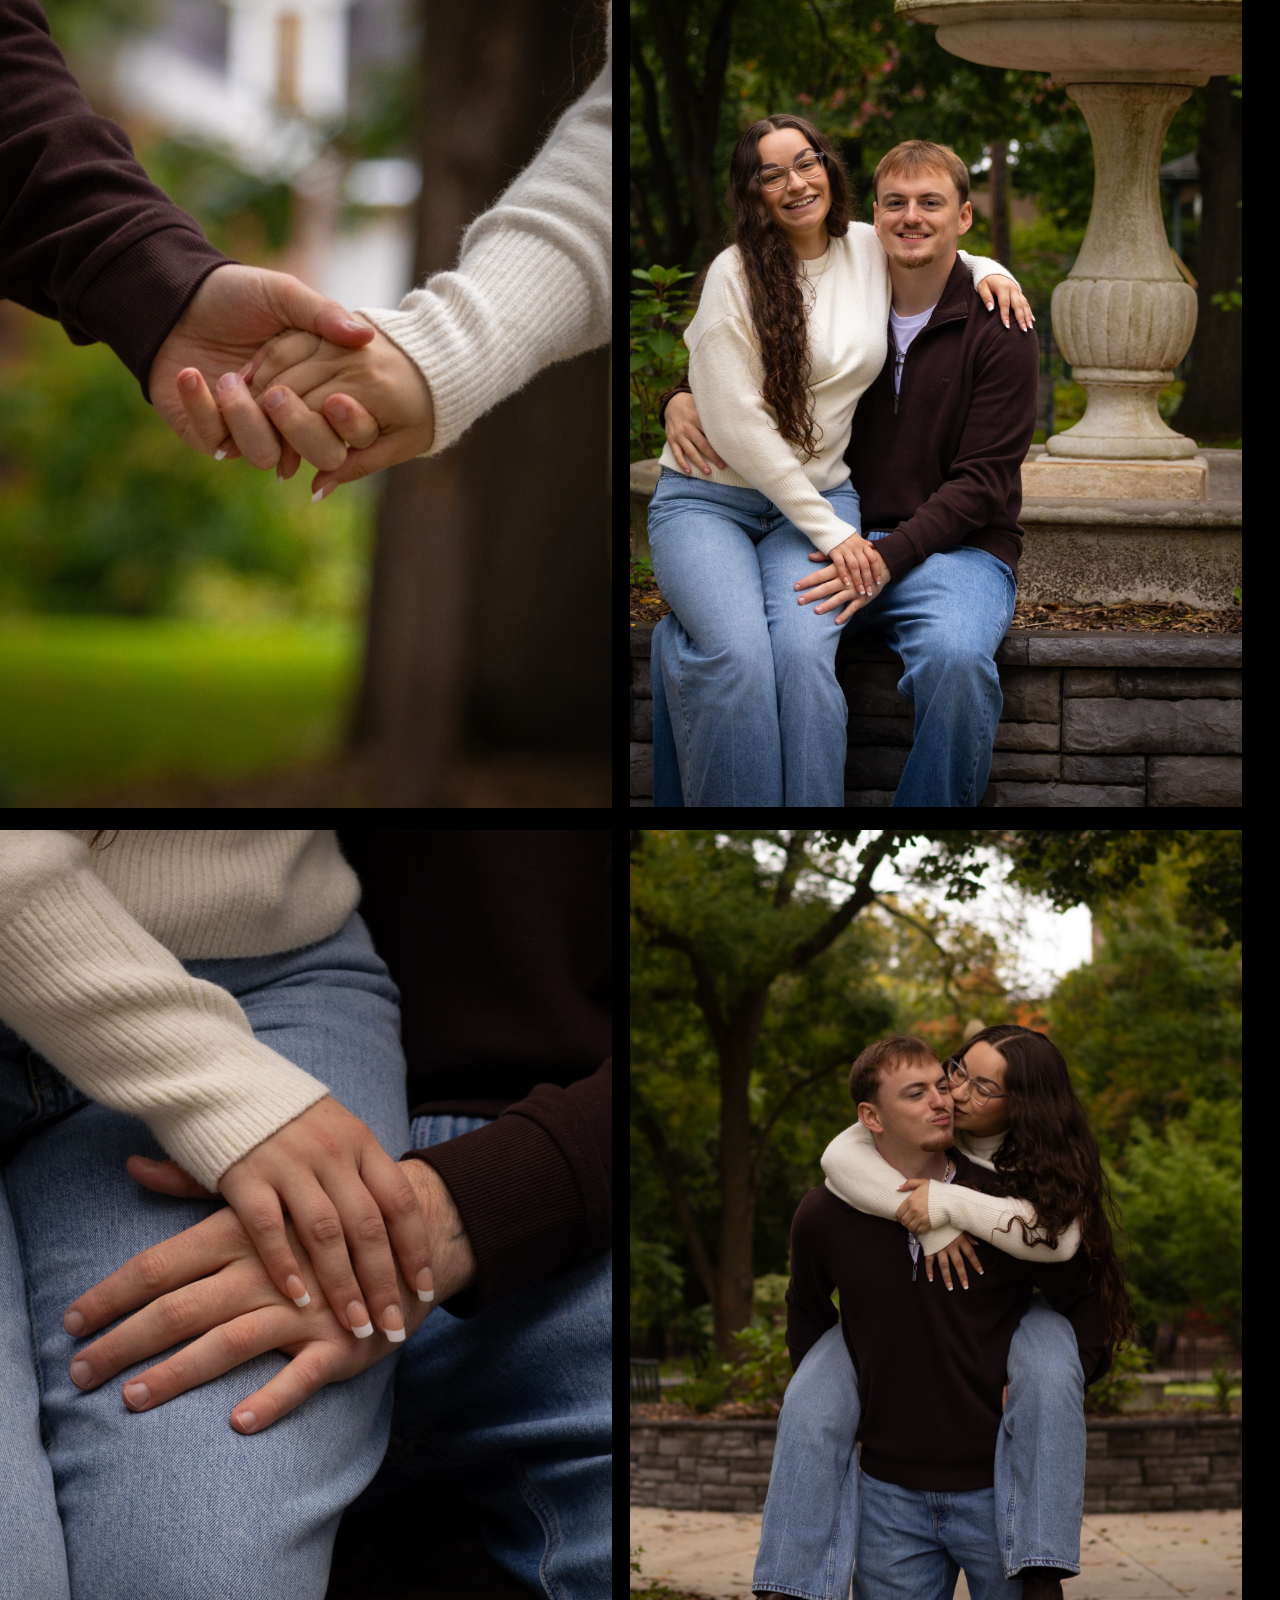
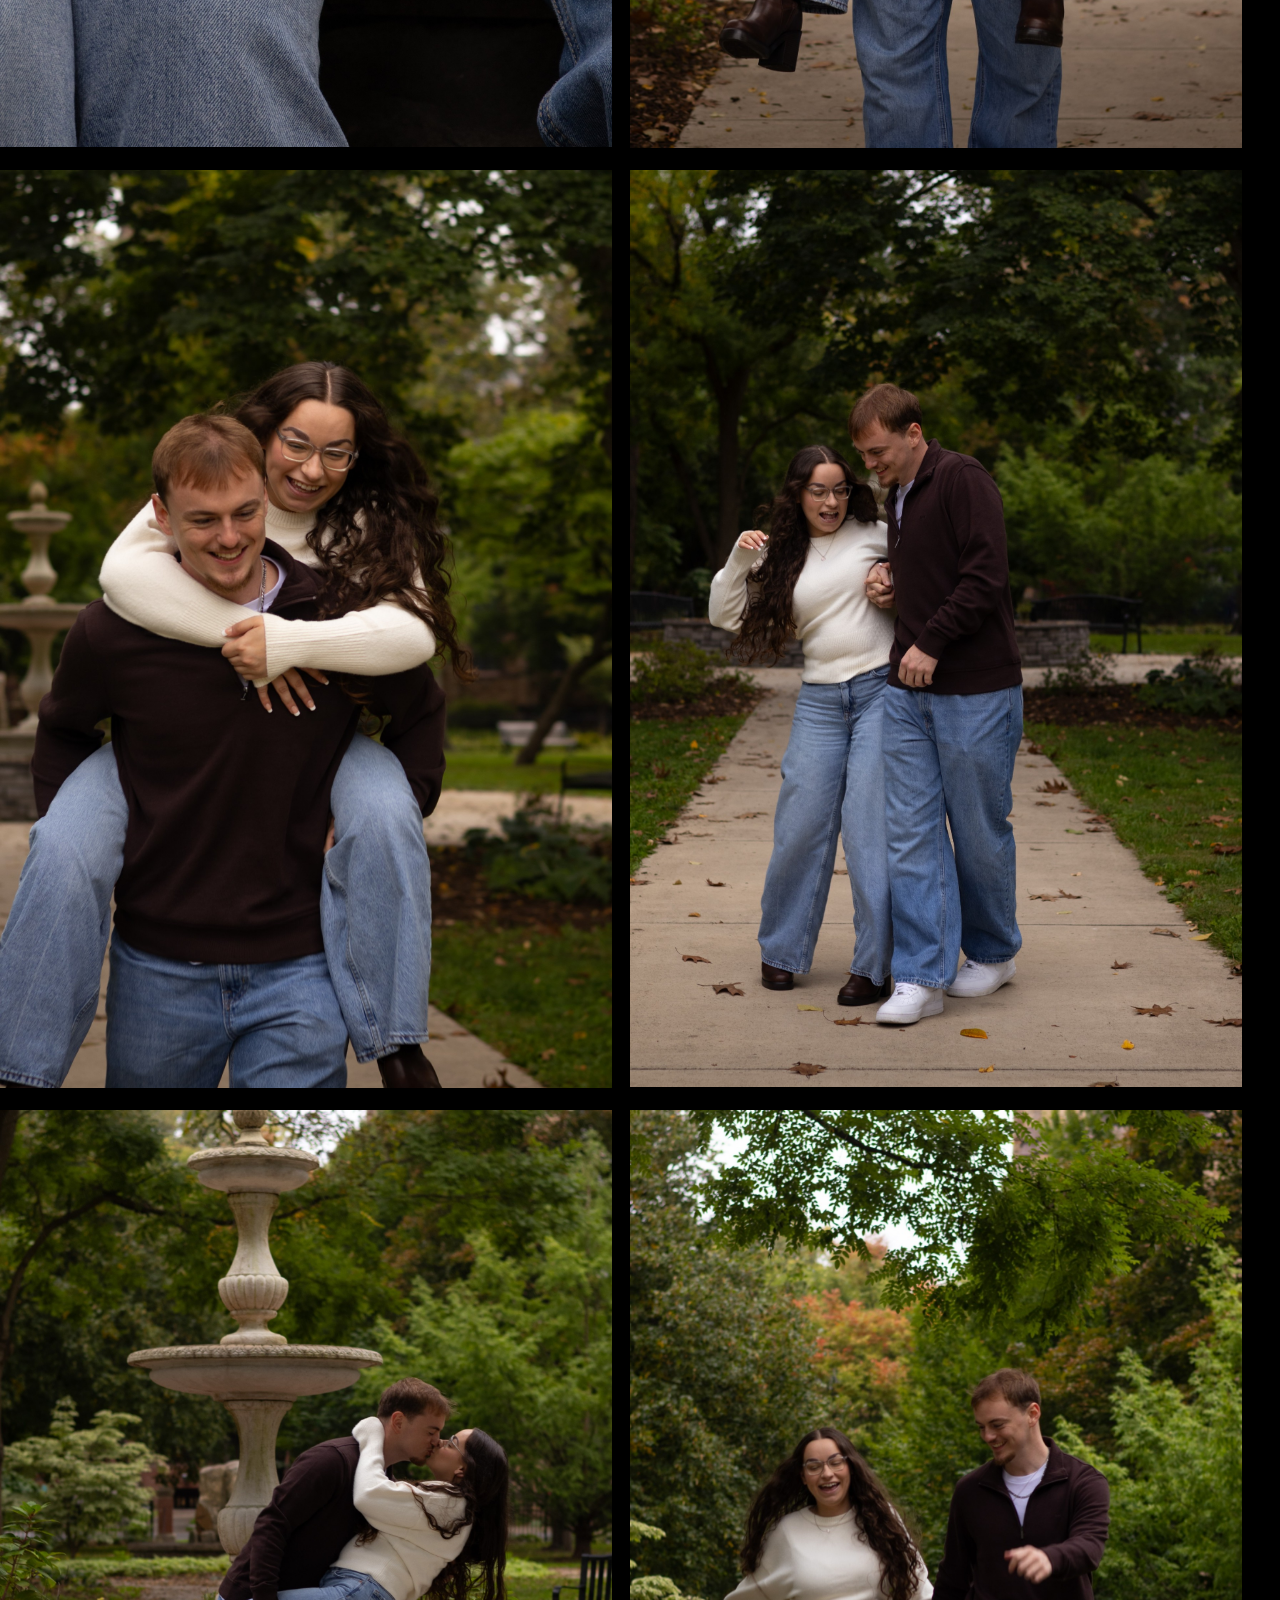
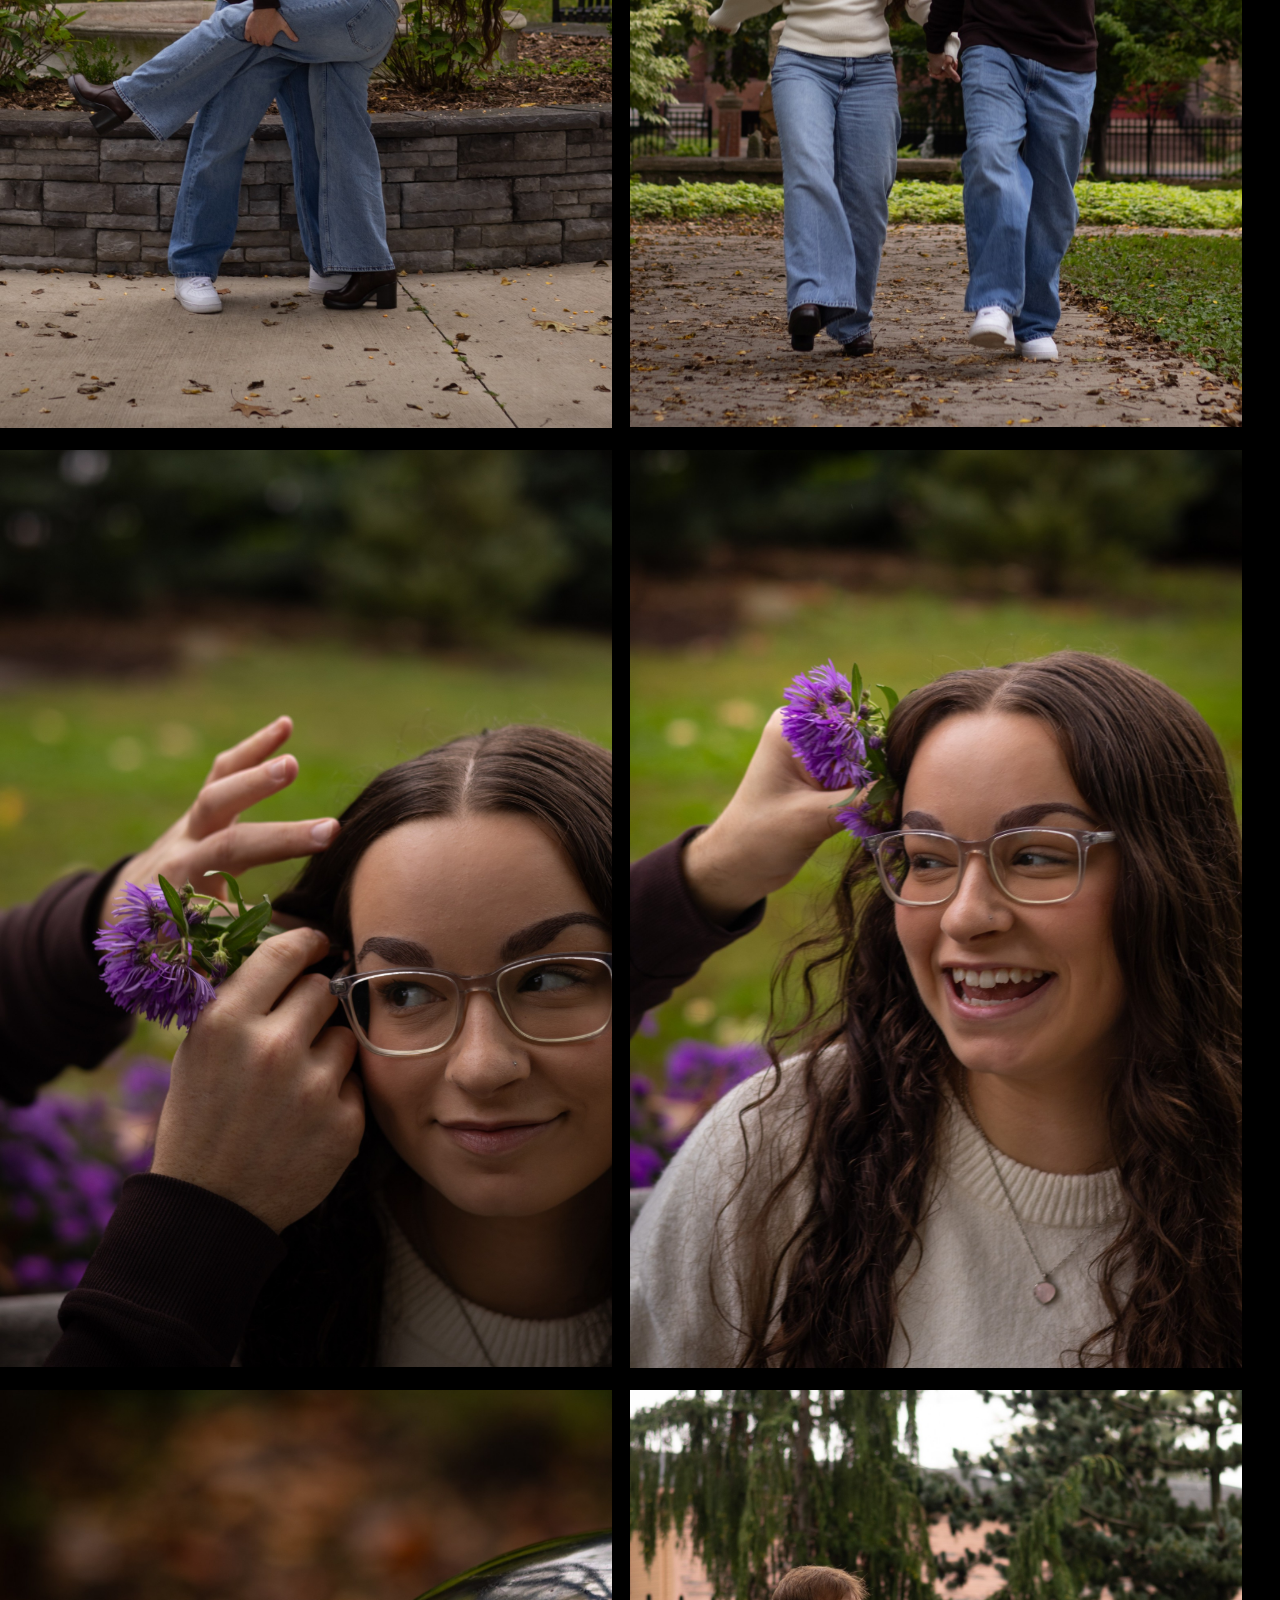
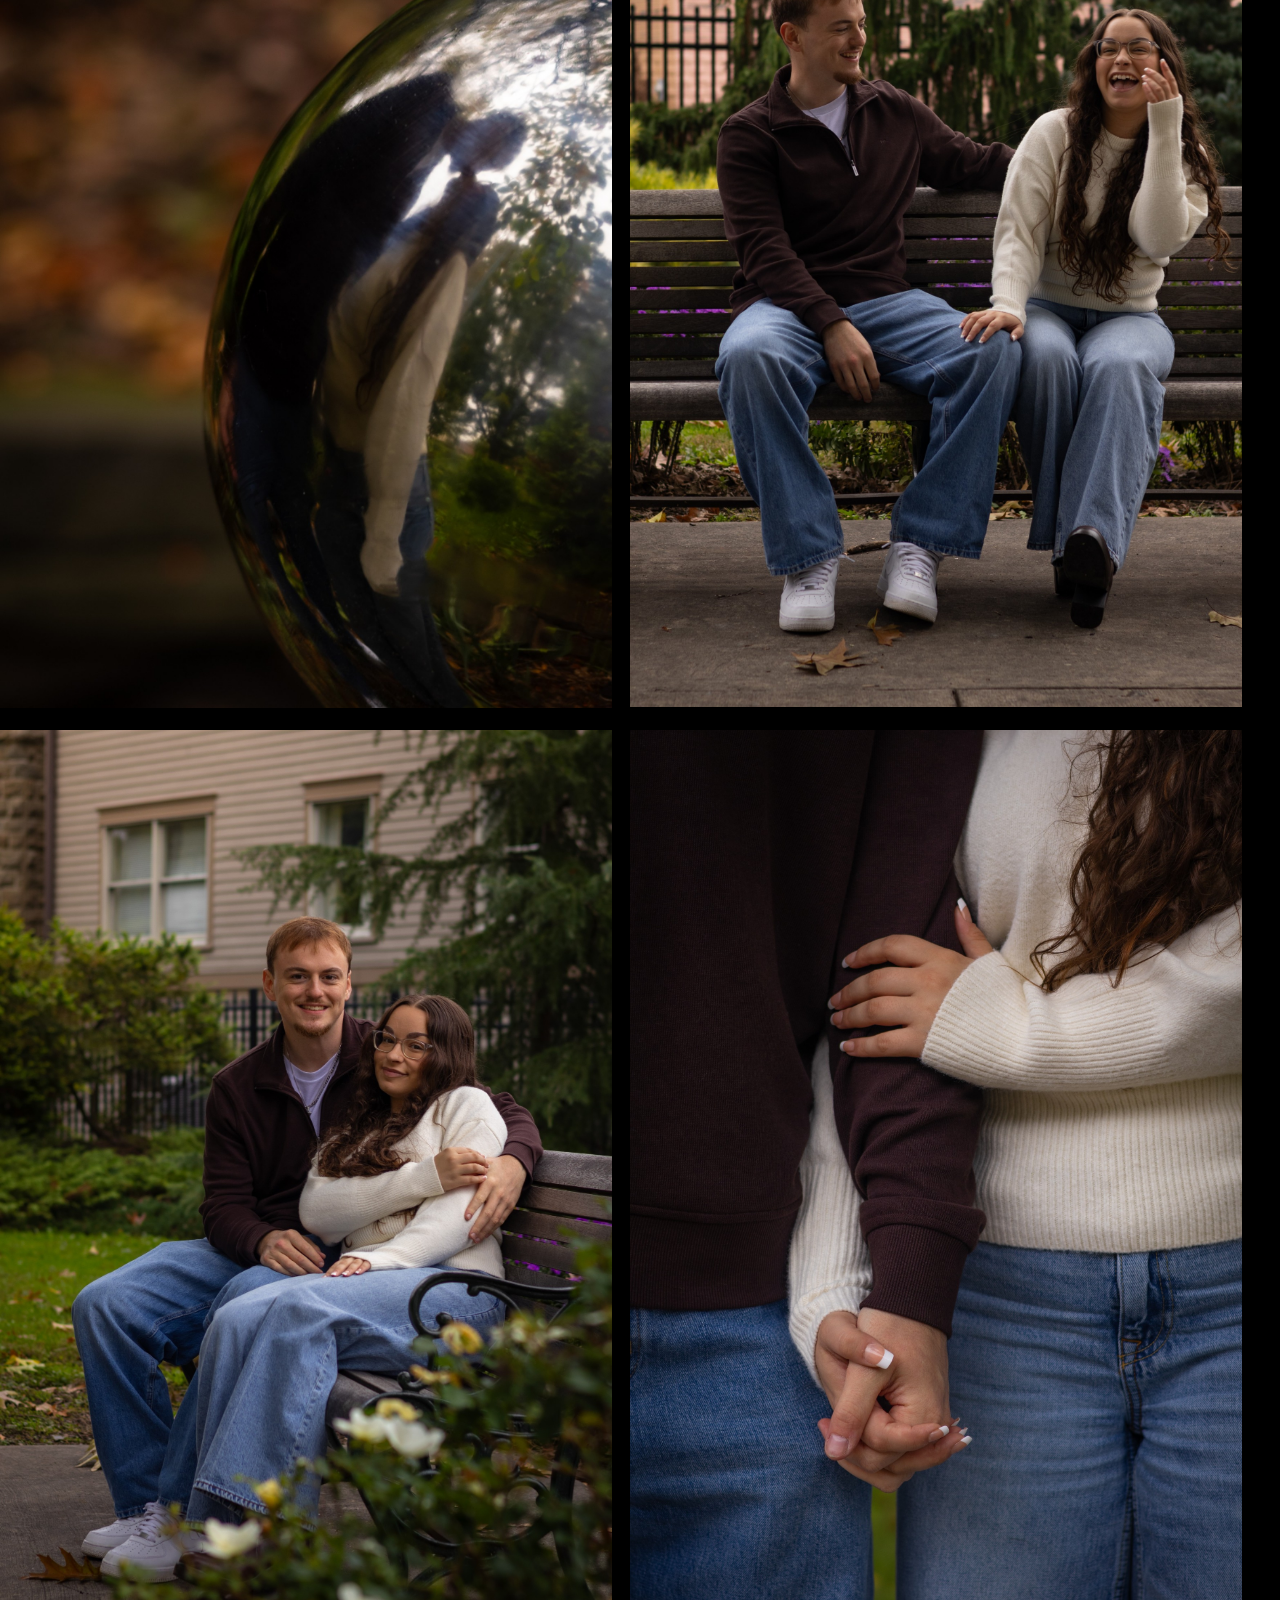
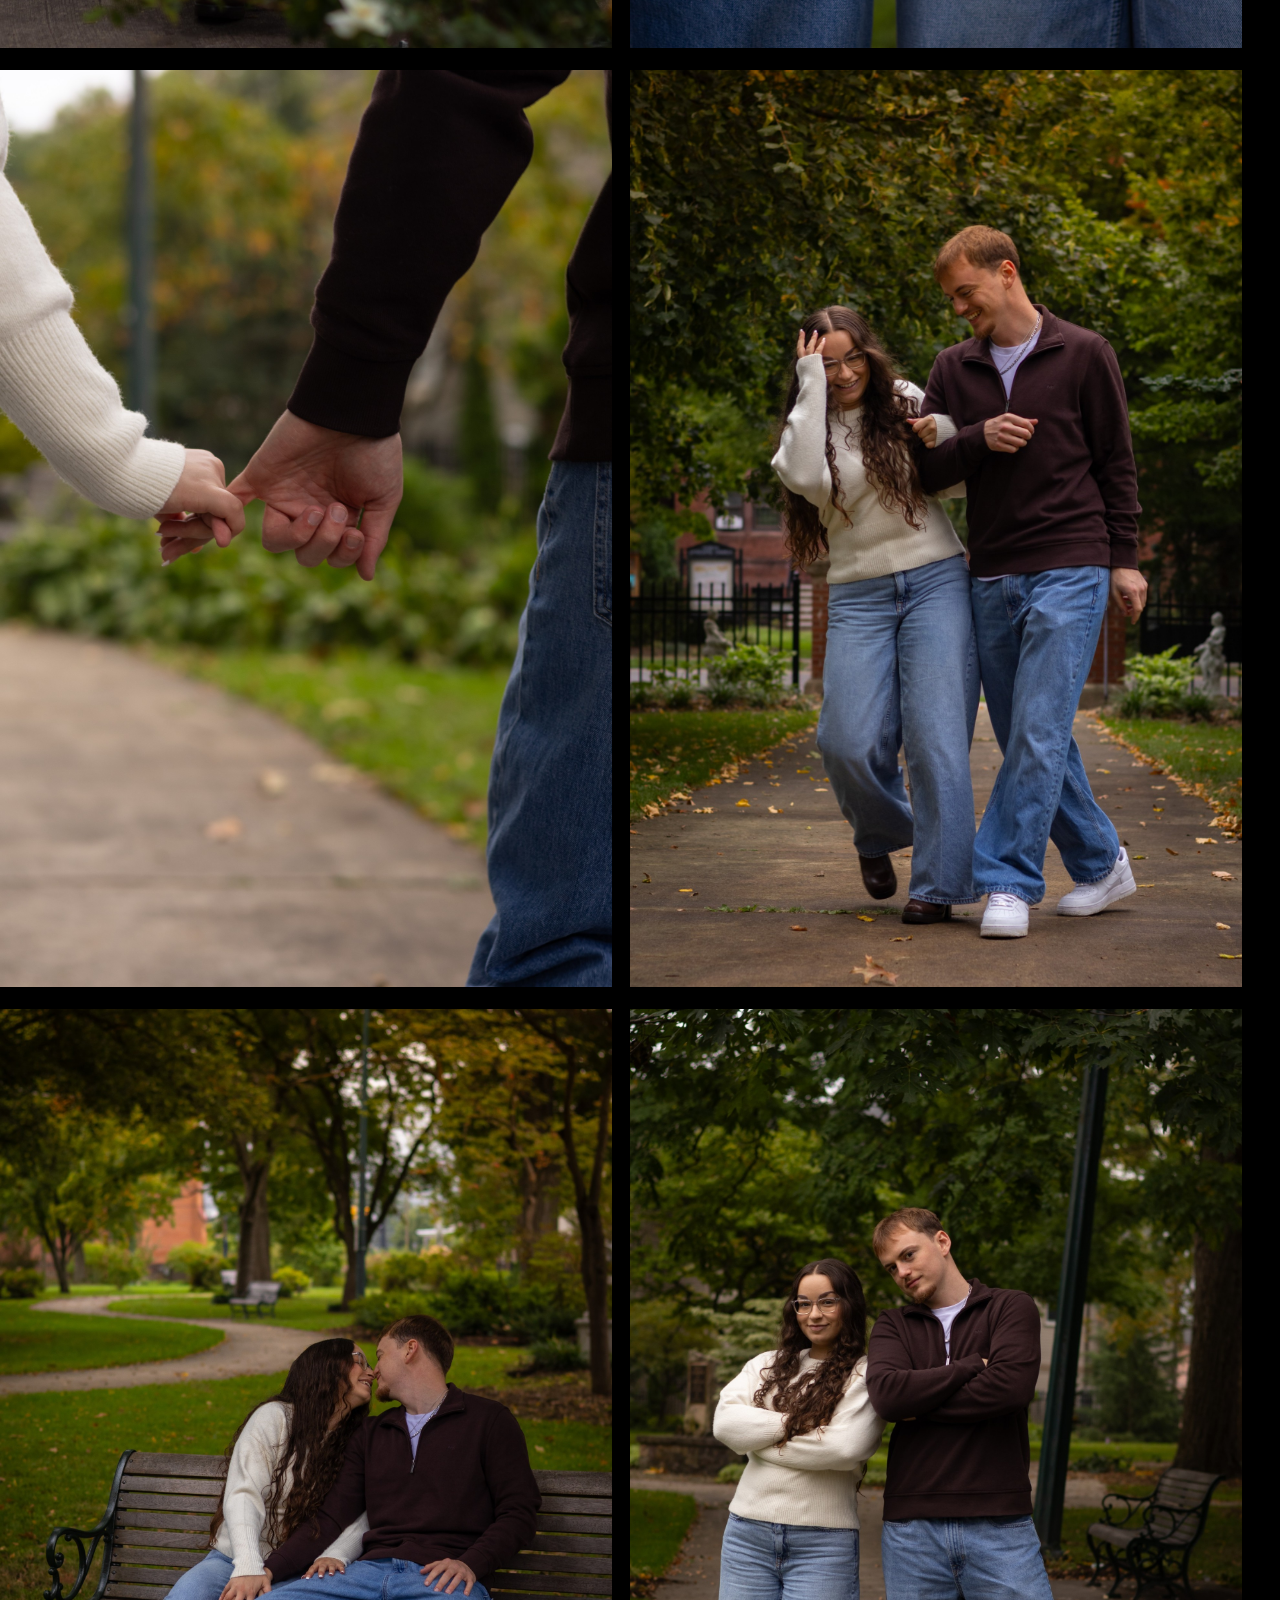
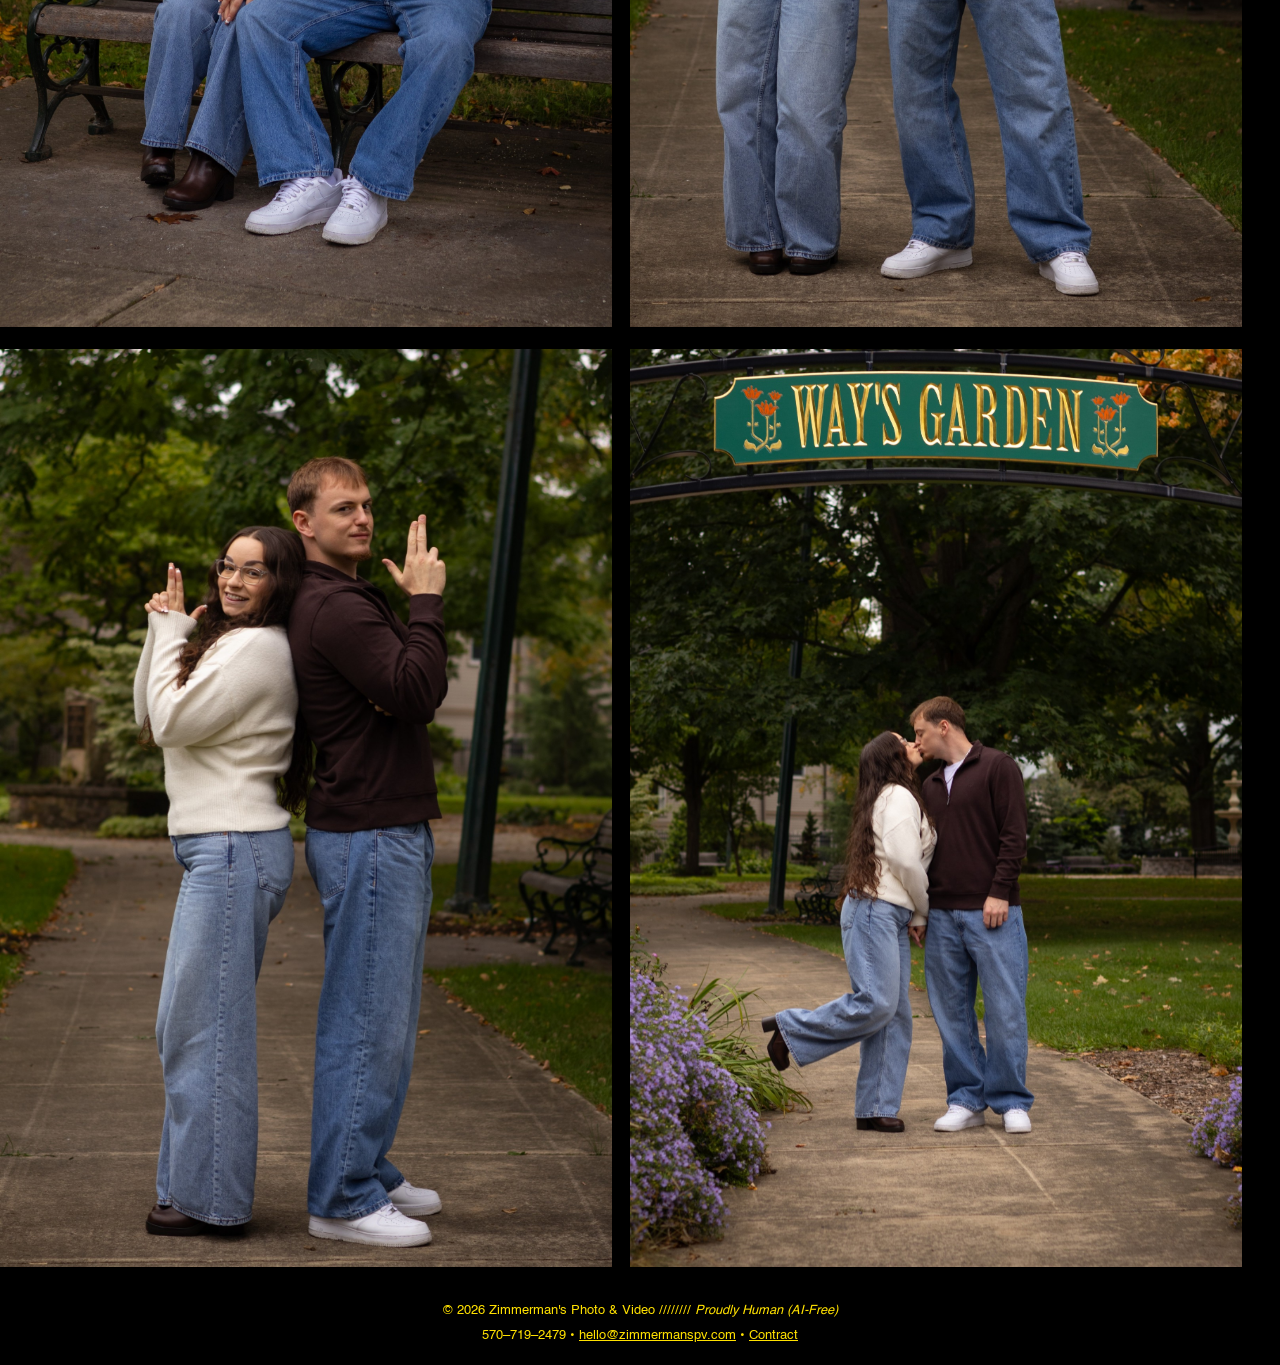
<file: lydia.html>
<!DOCTYPE html>
<html lang="en">
    <head>
        <meta charset="UTF-8" />
        <title>Zimmerman's Photo &amp; Video | Lydia &amp; Joey's Couple Shoot</title>
        <link rel="stylesheet" href="styles.css" />
        <link rel="icon" type="image/x-icon" href="favicon.ico">
        <meta name="viewport" content="width=device-width, initial-scale=1.0">

        <script src="script.js"></script>

        <script>

            // Source - https://stackoverflow.com/a/67286780
            // Posted by connexo, modified by community. See post 'Timeline' for change history
            // Retrieved 2026-09-23, License - CC BY-SA 4.0

            //var r = document.querySelector(':root');
            //var rs = getComputedStyle(r);
//
            //if (window.projectNamespace.colors.state) {
            //    r.style.setProperty('--primary-bg-color', 'black');
            //    r.style.setProperty('--primary-color', '#ffe100');
            //    document.getElementById("email").src="socials/mail.png";
            //    document.getElementById("insta").src="socials/insta.png";
            //    document.getElementById("personal").src="socials/website-logo.png";
            //    document.getElementById("logo").src="logo.png";
            //    document.getElementById("light-dark").textContent="Light Mode";
            //    window.projectNamespace.colors.state = true;
            //    } else {
            //    r.style.setProperty('--primary-bg-color', '#ffe100');
            //    r.style.setProperty('--primary-color', 'black');
            //    document.getElementById("email").src="socials/mail-b.png";
            //    document.getElementById("insta").src="socials/insta-b.png";
            //    document.getElementById("personal").src="socials/website-logo-b.png";
            //    document.getElementById("logo").src="logo-b.png";
            //    document.getElementById("light-dark").textContent="Dark Mode";
            //    window.projectNamespace.colors.state = false;
            //}

        </script>

        <style>

            .pictures div {
                flex-basis: calc((100% / 2) - (18px * 2 / 4));
                min-width: 0;
            }

        </style>


    </head>
    <body oncontextmenu="return false;">

        <header style="height:100%;">
            <nav>
                <a href="index.html">Home</a>
                <a href="about.html">About</a>
                <a href="contact.html">Contact</a>

                <a class="header-logo" href="index.html">
                    <img class="logo" id="logo" src="logo.png">
                </a>

                <div class="nav-socials">
                    <a href="mailto:hello@zimmermanspv.com" target="_blank">
                        <img src="socials/mail.png" height="25" style="transform: scale(1.3); padding-right:5px;">
                    </a>


                    <a href="https://www.facebook.com/zimmermans.pv" target="_blank">
                        <img src="socials/facebook.svg" height="25">
                    </a>

                    <a href="https://instagram.com/zimmermans.pv/" target="_blank">
                        <img src="socials/insta.png" height="25">
                    </a>

                    <a href="https://tiktok.com/@zimmermans.pv" target="_blank">
                        <img src="socials/tiktok.svg" height="25px">
                    </a>

                    <a href="https://jacobz.xyz/" target="_blank">
                        <img src="socials/website-logo.png" height="25px">
                    </a>
                </div>
            </nav>

            <div class="masthead" style="background-image: url(images/lydia/3.jpg);">
                <div class="masthead-title-desc">
                    <h1 class="masthead-title" style="margin-top:0 !important">Lydia &amp; Joey's<br>Couple Shoot</h1>
                    <h2 class="masthead-desc">You can tell they were just made for each other.</h2>
                    <h3 class="masthead-desc-sub">2026</h3>



                </div>
            </div>

        </header>



        <div class="pictures">
            <div>
                <img src="images/lydia/1.jpg">
            </div>
            <div>
                <img src="images/lydia/2.jpg">
            </div>
            <!--
            <div>
                <img src="images/lydia/3.jpg">
            </div>
            -->
            <div>
                <img src="images/lydia/4.jpg">
            </div>
            <div>
                <img src="images/lydia/5.jpg">
            </div>
            <div>
                <img src="images/lydia/6.jpg">
            </div>
            <div>
                <img src="images/lydia/7.jpg">
            </div>
            <div>
                <img src="images/lydia/8.jpg">
            </div>
            <div>
                <img src="images/lydia/9.jpg">
            </div>
            <div>
                <img src="images/lydia/10.jpg">
            </div>
            <div>
                <img src="images/lydia/11.jpg">
            </div>
            <div>
                <img src="images/lydia/12.jpg">
            </div>
            <div>
                <img src="images/lydia/13.jpg">
            </div>
            <div>
                <img src="images/lydia/14.jpg">
            </div>
            <div>
                <img src="images/lydia/15.jpg">
            </div>
            <div>
                <img src="images/lydia/16.jpg">
            </div>
            <div>
                <img src="images/lydia/17.jpg">
            </div>
            <div>
                <img src="images/lydia/18.jpg">
            </div>
            <div>
                <img src="images/lydia/19.jpg">
            </div>
            <div>
                <img src="images/lydia/20.jpg">
            </div>
            <div>
                <img src="images/lydia/21.jpg">
            </div>
            <div>
                <img src="images/lydia/22.jpg">
            </div>
            <div>
                <img src="images/lydia/23.jpg">
            </div>



        </div>

        <footer>
            <p>© 2026 Zimmerman's Photo &amp; Video //////// <em>Proudly Human (AI-Free)</em>
                <!--\\\\\\\\\\\\\ <a id="light-dark" onclick="myFunction_set()">Light Mode</a>-->
            </p>
            <p>570–719–2479 • <a href="mailto:hello@zimmermanspv.com">hello@zimmermanspv.com</a> • <a href="contract.pdf" target="_blank">Contract</a></p>
        </footer>







        <script src="script.js"></script>
    </body>
</html>
</file>
<file: styles.css>
@font-face {
    font-family: "Helvetica";
    src: 
        url("fonts/Helvetica.woff") format("woff"),
        url("fonts/Helvetica-Bold.woff") format("woff"),
        url("fonts/Helvetica-BoldOblique.woff") format("woff"),
        url("fonts/helvetica-compressed-5871d14b6903a") format("woff"),
        url("fonts/helvetica-light-587ebe5a59211") format("woff"),
        url("fonts/Helvetica-Oblique") format("woff"),
        url("helvetica-rounded-bold-5871d05ead8de") format("woff");
    font-weight: normal;
    font-style: normal;
    font-display: swap;
}

:root {
    --primary-bg-color: black;
    --primary-color: #ffe100;
    --const-primary-bg-color: black;
    --const-primary-color: #ffe100;
}

html, body {
    font-family: "helvetica";
    background-color: var(--primary-bg-color);
    width: 100%;
    margin: 0;
    scroll-behavior: smooth;
}

body {
    transition: opacity 1.5s ease-in-out;
    opacity: 0;
}

body.loaded {
    opacity: 1;
}

header {
    width: 100%;
    justify-items: center;
}

nav {
    width: 90vw;
    align-items: center;
    gap: 15px;
    height: 80px;
    display: flex;
    font-weight: 100;
}

nav a {
    text-decoration: none;
}

.nav-socials {
    display: inline-block;
}

.nav-socials a {
    padding:2px;
}

.masthead-main {
    height: 91vh;
    width: 100%;
    background-image: url(images/2.jpg);
    background-size: cover;
    align-content: center;
    background-position-y: 55%;
    justify-items: center;
}

.masthead {
    height: 50vh;
    width: 100%;
    background-size: cover;
    align-content: center;
    background-position-y: 55%;
    background-position-x: center;
}

.masthead h1, .masthead h2, .masthead h3 {
    justify-self: center;
}


.masthead-desc {
    font-family: "helvetica";
    color: var(--primary-color);
    font-weight: 300;
    font-size: 1.7em;
    font-style: oblique;
    margin: 0;
    padding-top: 15px;
}

.masthead-desc-scroll {
    font-family: "helvetica";
    color: var(--primary-color);
    font-weight: 300;
    font-size: 1.7em;
    font-style: oblique;
    margin: 0;
    padding-top: 15px;
}

.masthead-desc-sub {
    font-family: "helvetica";
    color: var(--primary-color);
    margin-top: 5px;
    font-weight: 100;
}

.masthead-scroll {
    font-family: "helvetica";
    font-weight: 100;
    letter-spacing: 4.5px;
    font-size: 5em;
    line-height: 0.5;
    text-decoration: none;
}


.masthead-title {
    font-family: "helvetica";
    color: var(--const-primary-color);
    font-size: 7em;
    margin-top: 10vh;
    margin-bottom: 0;
    line-height: .9em;
    /*
    text-shadow:
        -2px -2px 0 black,
        2px -2px 0 black,
        -2px 2px 0 black,
        2px 2px 0 black;
        */
}

.masthead-tagline {
    color: var(--const-primary-color);
    font-weight: 100;
    letter-spacing: 1px;
    margin: 0;
    padding-top: 10px;
    padding-left: 5px;
}

.masthead-desc-sub a {
    padding-left: 0;
}

header a {
    font-family: "helvetica";
    color: var(--primary-color);
    font-size: 1.1em;
}


.header-social-hover {
    padding-left: 10px;
    position: relative;
    display: inline-block;
}

.header-social-hover img {
    position: absolute;
    margin-top: -21px;
}

.header-social-hover .img-hover {
    opacity: 0;
    transition: opacity 0.3s ease-in-out;
}

.header-social-hover:hover .img-hover {
    opacity: 1;
}

.pages-page-hover {
    position:relative;
    width: 100%;
    height: 100%;
}

.pages-page-hover a {
    position: absolute;
    height: 97%;
    align-content:flex-end;
    width: 100%;
}

.pages-page-hover .img {
    opacity: 1;
}

.pages-page-hover .img-hover {
    margin: 0;
    opacity: 0;
}

.pages-page-hover:hover .img {
    opacity: .5;
    border: 1px solid var(--primary-color);
}

.pages-page-hover:hover .img-hover {
    opacity: 1;
}





.header-logo {
    margin-left: auto;
    margin-right: auto;
    text-align: center;
    margin-top: 89px;
}

.pages {
    width: 97%;
    justify-self: center;
    margin-top: 20px;
    display: flex;
    flex-wrap: wrap;
    gap: 18px;
}

.page {
    flex: 0;
    min-width: 0;
    flex-basis: calc((100% / 3) - (18px * 3 / 4)); 
    aspect-ratio: 1 / 1;
}



.page a {
    text-decoration: none;
}

.page h1 {
    color: var(--primary-color);
    font-weight: 100;
    font-size: 3em;
    line-height: 1em;
}

.page h2 {
    color: var(--primary-color);
    font-weight: 100;
    font-style: oblique;
    font-size: 1em;
    padding-top: 10px;
}

.page img {
    margin: 0;
    width: 100%;
    aspect-ratio: 1 / 1;
    object-fit: cover;
}

.page-end {
    border: solid 1px var(--primary-color);
    color: var(--primary-color);
    align-content: center;
    text-align: center;
}

.page-end h1 {
    padding: 0;
    margin-top: 0;
}

.button {
    width: 200px;
    padding: 15px;
    font-family: "helvetica";
    font-size: 1.3em;
    font-weight: 100;
    background-color: var(--primary-color);
    color: var(--primary-bg-color);
    border: 1px solid var(--primary-color);
}

.button:hover {
    cursor: pointer;
}

.masthead-button {
    width: 200px;
    padding: 15px;
    font-family: "helvetica";
    font-size: 1.9em;
    font-weight: 100;
    /*font-style: oblique;*/
    background: none;
    color: var(--const-primary-color);
    border: 3px solid var(--const-primary-color);
    margin-top: 21%;
}

.masthead-button:hover {
    cursor: pointer;
}


.pictures {
    width: 97%;
    justify-self: center;
    margin-top: 20px;
    display: flex;
    flex-wrap: wrap;
    gap: 18px;
}

.pictures div {
    flex-basis: calc((100% / 3) - (18px * 3 / 4));
    min-width: 0;
}

.pictures div img {
    width: 100%;
    height: auto;
}

.logo {
    height: 130px;
}


footer {
    display: table;
    text-align: center;
    margin-left: auto;
    margin-right: auto;
    color: var(--primary-color);
    font-size: .8em;
    margin-top: 20px;
    margin-bottom: 10px;
}

footer a {
    color: ffe100;
    text-decoration: underline;
}

footer a:any-link {
    color: var(--primary-color);
}

.about-body {
    margin-top: 20px;
    color: var(--primary-color);
    width: 90%;
    justify-self: center;
    display: flex;
    gap: 50px;
    flex-wrap: wrap;
}

.about-body-module {
    flex: 1;
}

.about-body-module-text {
    max-width: 550px;
}

.about-body-module img {
    width: 100%;
    border: solid 2px var(--primary-color);
    min-width: 350px;
}

.about-body h1 {
    margin-top: 20px;
}

.about-body p {
    line-height: 1.3em;
}

.pages-page-hover a {
    text-align: center;
    align-content: center;
}

form {
    color: #ffe100;
    justify-self: center;
    text-align: center;
    margin-bottom: 30px;
    width:35%;
}

form input {
    margin-bottom: 10px;
    margin-top: 5px;
    width: 100%;
}

form textarea {
    margin-top: 5px;
    margin-bottom: 10px;
}

form button {
    width: 100px;
    padding: 5px;
    font-family: "helvetica";
    font-size: 1.3em;
    font-weight: 100;
    background-color: var(--primary-bg-color);
    color: var(--primary-color);
    border: 2px solid var(--primary-color);
}

form button:hover {
    cursor: pointer;
}




@media only screen and (max-width: 768px) {
    
    html, body {
        font-family: "helvetica";
        background-color: var(--primary-bg-color);
        width: 100vw;
        margin: 0;
        padding: 0;
        overscroll-behavior: none;
    }
    
    
    
    
    .masthead-main {
        height: 49vh;
        width: 100%;
        background-image: url(images/masthead.png);
        background-size: cover;
        background-position-y: 90%;
    }
    
    .masthead-title {
        font-size: 3em;
        margin-left: 30px;
    }
    
    .masthead-tagline {
        margin-left: 25px;
        font-size: 1.3em;
    }

    .masthead-desc {
        font-size: 1em;
        margin-left: 30px;
    }
    
    .masthead-desc-scroll {
        display: none;
    }
    
    .masthead-desc-sub {
        font-size: .8em;
        margin-left: 30px;
    }
    
    
    
    .page h1 {
        color: var(--primary-color);
        font-weight: 100;
        font-size: 1em;
        padding: 0;
        text-align: center;
    }

    .page h2 {
        color: var(--primary-color);
        font-weight: 100;
        font-style: oblique;
        font-size: .8em;
        padding: 0;
        justify-self: center;
    }
    
    .masthead-scroll {
        display: none;
    }
    
    .logo {
        height: 70px;
    }
    
    .nav-socials a img {
        height: 20px;
    }

    .header-logo {
        text-align: center;
        margin-top: 85px;
    }
    
    nav {
        width: 98%;
        margin-left: 1%;
        margin-right: 1%;
        height: 80px;
        font-weight: 100;
        gap: 5px;
    }
    
    header {
        width: 100%;
    }
    
    .page-end {
        justify-items: center;
        align-content: center;
    }

    .button {
        width: 100px;
        padding: 10px;
        font-family: "helvetica";
        font-size: 1em;
        font-weight: 100;
        background-color: var(--primary-color);
        color: var(--primary-bg-color);
    }
    
    .masthead-button {
        margin-left: 30px;
    }
    
    footer {
        margin-top: 5px;
        margin-bottom: 0;
    }
    
    .masthead-desc-sub a {
        padding-left: 0;
    }
    
    .about-body-module-text {
        max-width: 2000px;
    }
    
    form {
        width: 80%;
    }

    .google-form {
        width:100%;
        height: 1500px;
    }

}
</file>
